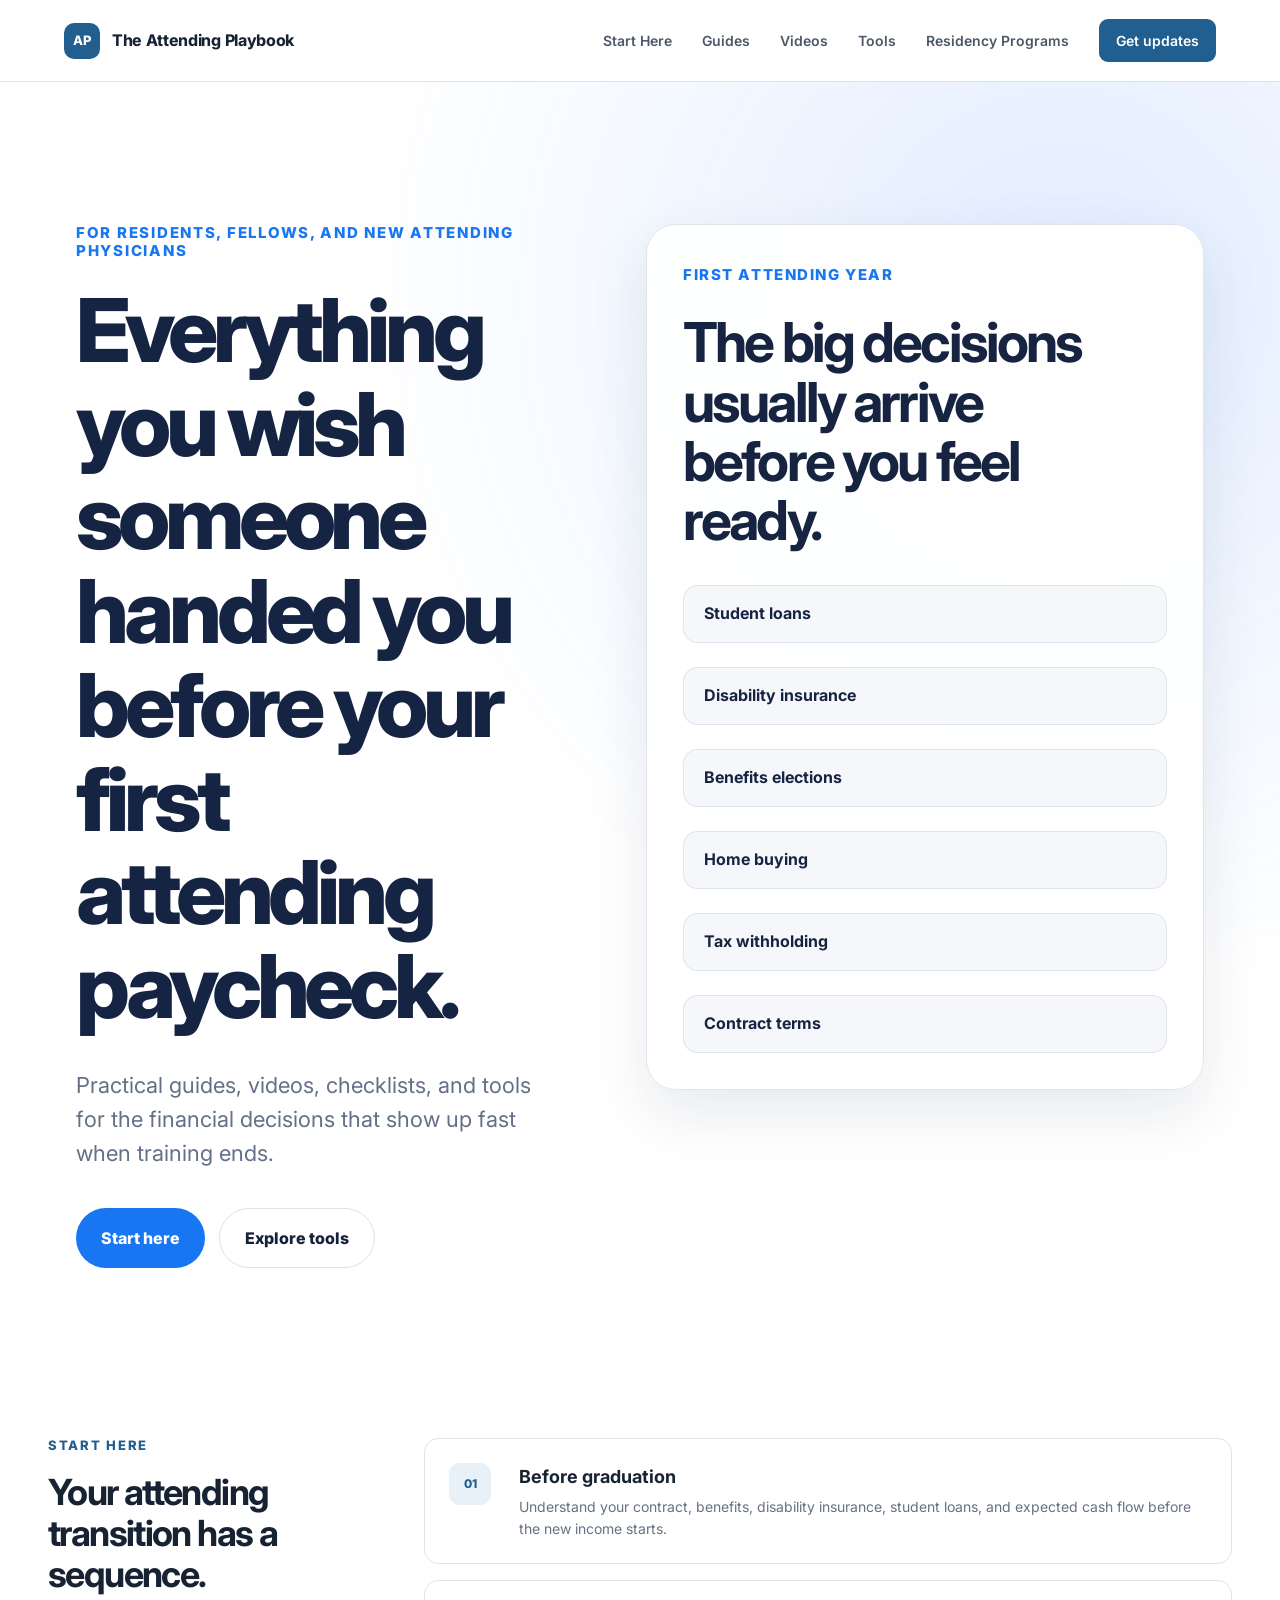
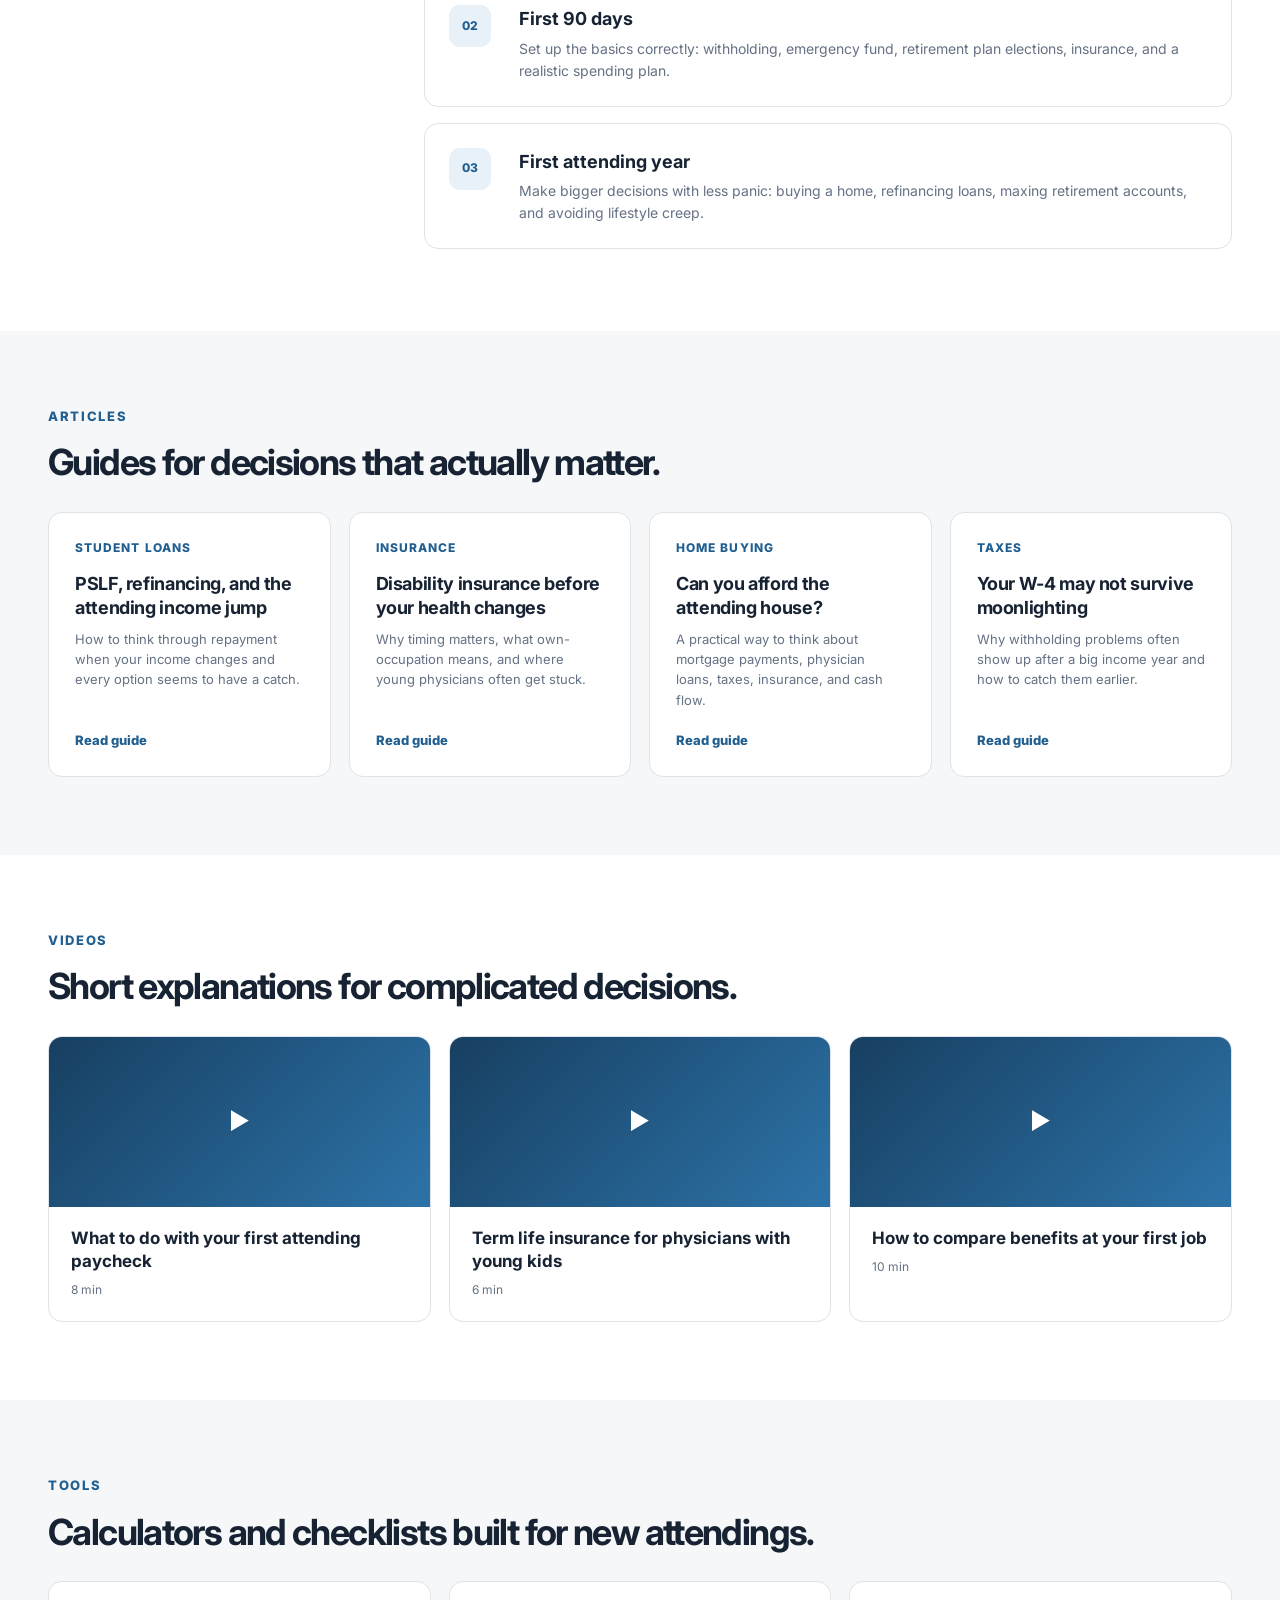
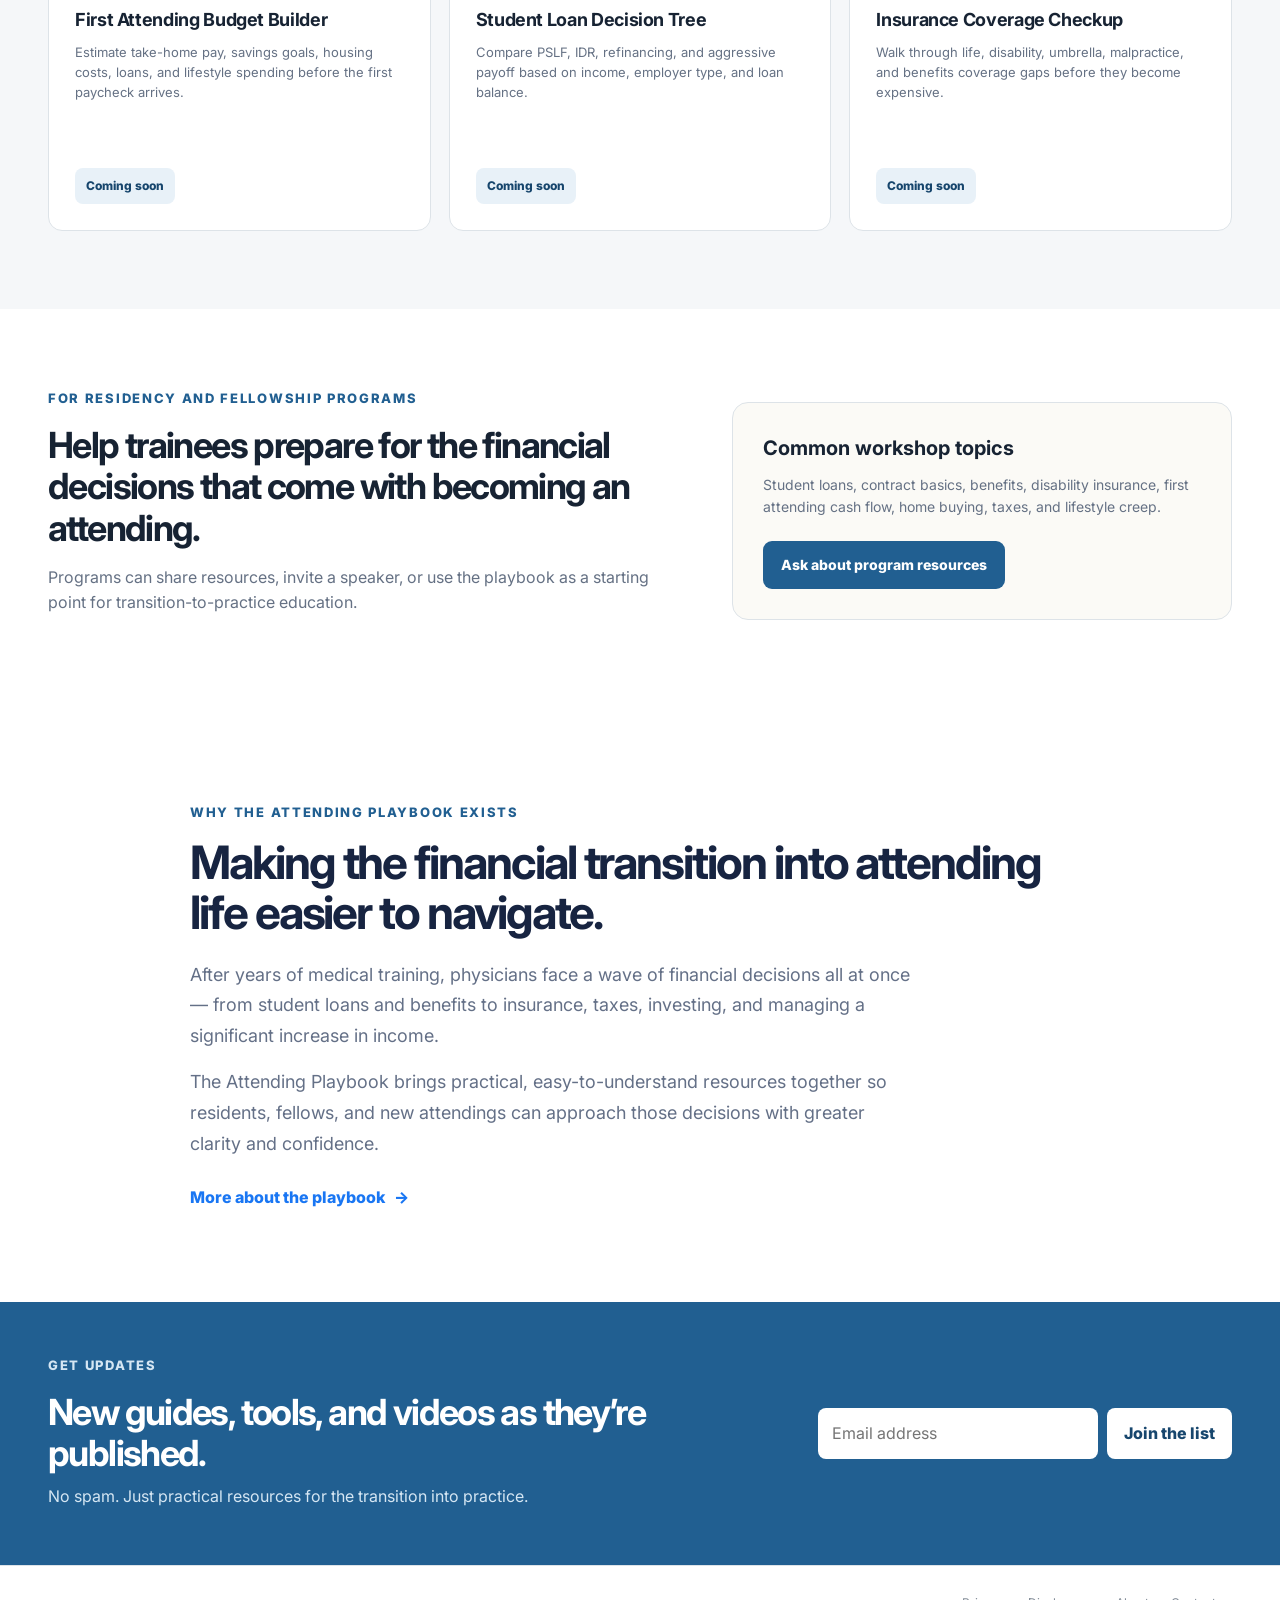
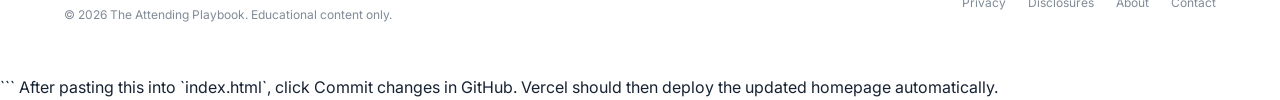
<file: index.html>
<!DOCTYPE html>
<html lang="en">
<head>
  <meta charset="UTF-8" />
  <meta name="viewport" content="width=device-width, initial-scale=1.0" />
  <title>The Attending Playbook</title>
  <meta name="description" content="Practical financial guides, tools, and resources for residents, fellows, and new attending physicians." />
  <meta name="google-site-verification" content="WhxQvGB2Dk8v_EHJMNNX1pT_kYa53gGMQ-H-f3P1JYM" />
  <link rel="preconnect" href="https://fonts.googleapis.com">
  <link rel="preconnect" href="https://fonts.gstatic.com" crossorigin>
  <link href="https://fonts.googleapis.com/css2?family=Inter:wght@400;500;600;700;800&display=swap" rel="stylesheet">
  <link rel="stylesheet" href="styles.css" />
  <style>
    .creator-section{display:block}
    .creator-section .creator-copy{max-width:900px;margin:0 auto}
  </style>
  <script type="application/ld+json">
  {
    "@context": "https://schema.org",
    "@type": "WebSite",
    "name": "The Attending Playbook",
    "url": "https://attendingplaybook.com",
    "description": "Practical financial education for residents, fellows, and new attending physicians."
  }
  </script>
</head>
<body class="home-page">
  <header class="site-header">
    <a class="brand" href="index.html">
      <span class="brand-mark">AP</span>
      <span>The Attending Playbook</span>
    </a>
    <button class="menu-button" aria-label="Open menu">Menu</button>
    <nav class="site-nav">
      <a href="index.html#start">Start Here</a>
      <a href="guides.html">Guides</a>
      <a href="videos.html">Videos</a>
      <a href="tools.html">Tools</a>
      <a href="residency-programs.html">Residency Programs</a>
      <a class="nav-cta" href="#contact">Get updates</a>
    </nav>
  </header>

  <main id="top">
    <section class="hero section-pad">
      <div class="hero-copy">
        <p class="eyebrow">For residents, fellows, and new attending physicians</p>
        <h1>Everything you wish someone handed you before your first attending paycheck.</h1>
        <p class="hero-subtitle">Practical guides, videos, checklists, and tools for the financial decisions that show up fast when training ends.</p>
        <div class="hero-actions">
          <a class="button primary" href="#start">Start here</a>
          <a class="button secondary" href="tools.html">Explore tools</a>
        </div>
      </div>
      <aside class="hero-card">
        <p class="card-label">First attending year</p>
        <h2>The big decisions usually arrive before you feel ready.</h2>
        <div class="checklist">
          <a href="guides.html#student-loans">Student loans</a>
          <a href="guides.html#insurance">Disability insurance</a>
          <a href="guides.html#benefits">Benefits elections</a>
          <a href="tools.html#home-buying">Home buying</a>
          <a href="guides.html#taxes">Tax withholding</a>
          <a href="guides.html#contracts">Contract terms</a>
        </div>
      </aside>
    </section>

    <section id="start" class="section-pad split-section">
      <div>
        <p class="eyebrow">Start here</p>
        <h2>Your attending transition has a sequence.</h2>
      </div>
      <div class="timeline">
        <article>
          <span>01</span>
          <h3>Before graduation</h3>
          <p>Understand your contract, benefits, disability insurance, student loans, and expected cash flow before the new income starts.</p>
        </article>
        <article>
          <span>02</span>
          <h3>First 90 days</h3>
          <p>Set up the basics correctly: withholding, emergency fund, retirement plan elections, insurance, and a realistic spending plan.</p>
        </article>
        <article>
          <span>03</span>
          <h3>First attending year</h3>
          <p>Make bigger decisions with less panic: buying a home, refinancing loans, maxing retirement accounts, and avoiding lifestyle creep.</p>
        </article>
      </div>
    </section>

    <section id="articles" class="section-pad muted-section">
      <div class="section-heading">
        <p class="eyebrow">Articles</p>
        <h2>Guides for decisions that actually matter.</h2>
      </div>
      <div class="card-grid">
        <article class="resource-card">
          <p class="topic">Student Loans</p>
          <h3>PSLF, refinancing, and the attending income jump</h3>
          <p>How to think through repayment when your income changes and every option seems to have a catch.</p>
          <a href="guides.html">Read guide</a>
        </article>
        <article class="resource-card">
          <p class="topic">Insurance</p>
          <h3>Disability insurance before your health changes</h3>
          <p>Why timing matters, what own-occupation means, and where young physicians often get stuck.</p>
          <a href="guides.html">Read guide</a>
        </article>
        <article class="resource-card">
          <p class="topic">Home Buying</p>
          <h3>Can you afford the attending house?</h3>
          <p>A practical way to think about mortgage payments, physician loans, taxes, insurance, and cash flow.</p>
          <a href="guides.html">Read guide</a>
        </article>
        <article class="resource-card">
          <p class="topic">Taxes</p>
          <h3>Your W-4 may not survive moonlighting</h3>
          <p>Why withholding problems often show up after a big income year and how to catch them earlier.</p>
          <a href="guides.html">Read guide</a>
        </article>
      </div>
    </section>

    <section id="videos" class="section-pad">
      <div class="section-heading">
        <p class="eyebrow">Videos</p>
        <h2>Short explanations for complicated decisions.</h2>
      </div>
      <div class="video-grid">
        <article class="video-card"><div class="play">▶</div><h3>What to do with your first attending paycheck</h3><p>8 min</p></article>
        <article class="video-card"><div class="play">▶</div><h3>Term life insurance for physicians with young kids</h3><p>6 min</p></article>
        <article class="video-card"><div class="play">▶</div><h3>How to compare benefits at your first job</h3><p>10 min</p></article>
      </div>
    </section>

    <section id="tools" class="section-pad muted-section">
      <div class="section-heading">
        <p class="eyebrow">Tools</p>
        <h2>Calculators and checklists built for new attendings.</h2>
      </div>
      <div class="tool-grid">
        <article class="tool-card">
          <h3>First Attending Budget Builder</h3>
          <p>Estimate take-home pay, savings goals, housing costs, loans, and lifestyle spending before the first paycheck arrives.</p>
          <button>Coming soon</button>
        </article>
        <article class="tool-card">
          <h3>Student Loan Decision Tree</h3>
          <p>Compare PSLF, IDR, refinancing, and aggressive payoff based on income, employer type, and loan balance.</p>
          <button>Coming soon</button>
        </article>
        <article class="tool-card">
          <h3>Insurance Coverage Checkup</h3>
          <p>Walk through life, disability, umbrella, malpractice, and benefits coverage gaps before they become expensive.</p>
          <button>Coming soon</button>
        </article>
      </div>
    </section>

    <section id="programs" class="section-pad program-section">
      <div class="program-copy">
        <p class="eyebrow">For residency and fellowship programs</p>
        <h2>Help trainees prepare for the financial decisions that come with becoming an attending.</h2>
        <p>Programs can share resources, invite a speaker, or use the playbook as a starting point for transition-to-practice education.</p>
      </div>
      <div class="program-box">
        <h3>Common workshop topics</h3>
        <p>Student loans, contract basics, benefits, disability insurance, first attending cash flow, home buying, taxes, and lifestyle creep.</p>
        <a class="button primary" href="residency-programs.html">Ask about program resources</a>
      </div>
    </section>

    <section class="section-pad creator-section" id="about-playbook">
      <div class="creator-copy">
        <p class="eyebrow">Why The Attending Playbook exists</p>
        <h2>Making the financial transition into attending life easier to navigate.</h2>
        <p>After years of medical training, physicians face a wave of financial decisions all at once — from student loans and benefits to insurance, taxes, investing, and managing a significant increase in income.</p>
        <p>The Attending Playbook brings practical, easy-to-understand resources together so residents, fellows, and new attendings can approach those decisions with greater clarity and confidence.</p>
        <a class="creator-link" href="about.html">More about the playbook <span aria-hidden="true">→</span></a>
      </div>
    </section>

    <section id="contact" class="section-pad signup-section">
      <div>
        <p class="eyebrow">Get updates</p>
        <h2>New guides, tools, and videos as they’re published.</h2>
        <p>No spam. Just practical resources for the transition into practice.</p>
      </div>
      <form class="signup-form">
        <input type="email" placeholder="Email address" aria-label="Email address" />
        <button type="submit">Join the list</button>
      </form>
    </section>
  </main>

  <footer class="site-footer">
    <p>© 2026 The Attending Playbook. Educational content only.</p>
    <div>
      <a href="#">Privacy</a>
      <a href="#">Disclosures</a>
      <a href="about.html">About</a>
      <a href="#contact">Contact</a>
    </div>
  </footer>
  <script src="script.js"></script>
</body>
</html>

```

After pasting this into `index.html`, click Commit changes in GitHub. Vercel should then deploy the updated homepage automatically.
</file>
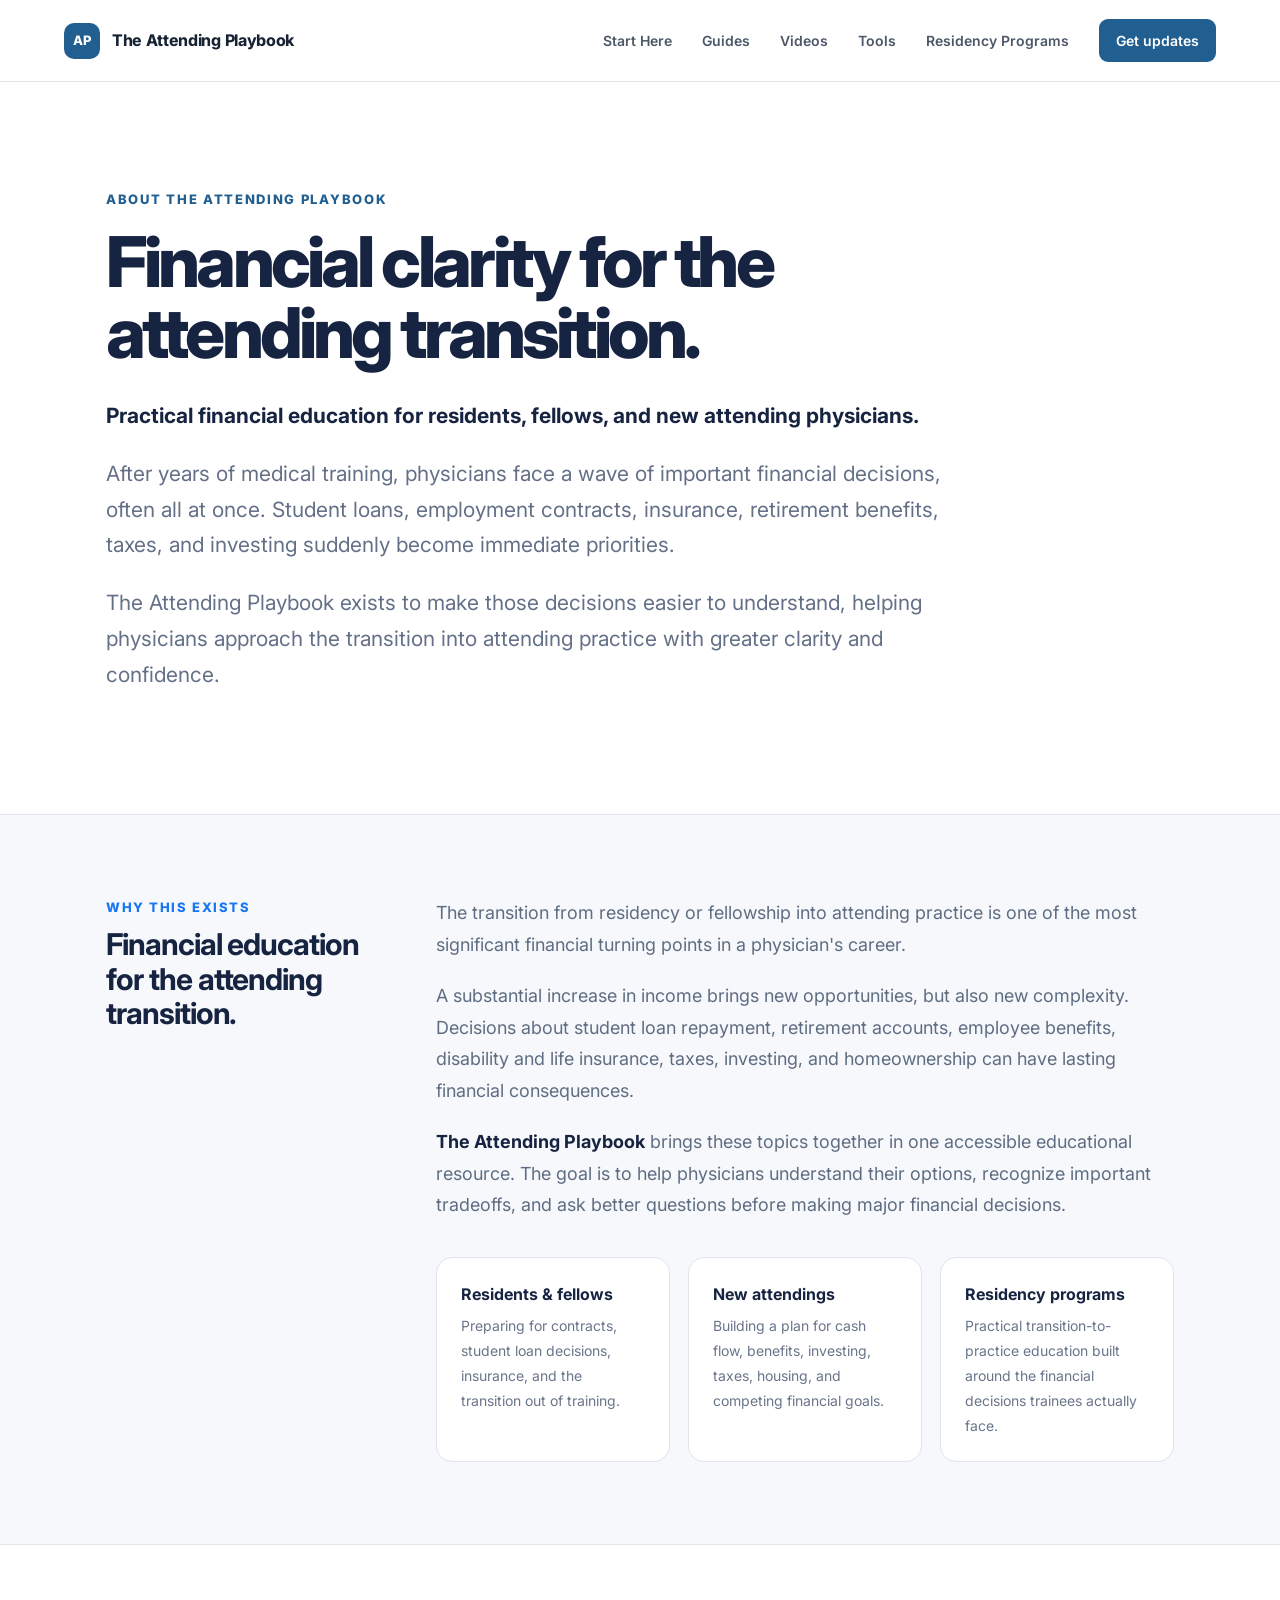
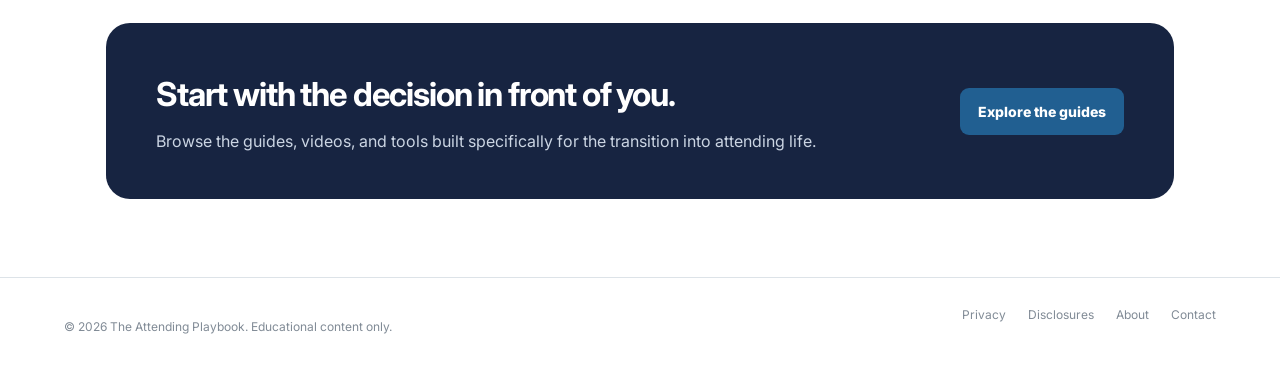
<file: about.html>
<!DOCTYPE html>
<html lang="en">
<head>
  <meta charset="UTF-8" />
  <meta name="viewport" content="width=device-width, initial-scale=1.0" />

  <title>About | The Attending Playbook</title>
  <meta name="description" content="Learn about The Attending Playbook, a financial education resource helping residents, fellows, and new attending physicians navigate important financial decisions." />

  <link rel="preconnect" href="https://fonts.googleapis.com">
  <link rel="preconnect" href="https://fonts.gstatic.com" crossorigin>
  <link href="https://fonts.googleapis.com/css2?family=Inter:wght@400;500;600;700;800&display=swap" rel="stylesheet">
  <link rel="stylesheet" href="styles.css" />

  <script type="application/ld+json">
  {
    "@context": "https://schema.org",
    "@type": "AboutPage",
    "name": "About The Attending Playbook",
    "description": "A financial education resource for residents, fellows, and new attending physicians.",
    "url": "https://attendingplaybook.com/about.html",
    "isPartOf": {
      "@type": "WebSite",
      "name": "The Attending Playbook",
      "url": "https://attendingplaybook.com"
    }
  }
  </script>

  <style>
    .about-hero{
      max-width:1180px;
      margin:0 auto;
      padding:110px 56px 100px;
    }
    .about-hero h1{
      font-size:70px;
      line-height:1.02;
      letter-spacing:-.055em;
      margin:0 0 30px;
      color:#172441;
      max-width:950px;
    }
    .about-lede{
      font-size:21px;
      line-height:1.7;
      color:#647087;
      max-width:850px;
      margin:0 0 22px;
    }
    .about-lede strong{
      color:#172441;
    }
    .about-body{
      background:#f6f8fb;
      border-top:1px solid #e0e6ec;
      border-bottom:1px solid #e0e6ec;
    }
    .about-body-inner{
      max-width:1180px;
      margin:0 auto;
      padding:82px 56px;
      display:grid;
      grid-template-columns:260px minmax(0,1fr);
      gap:70px;
    }
    .about-side p{
      margin:0 0 10px;
      color:#1976f3;
      font-size:13px;
      text-transform:uppercase;
      letter-spacing:.12em;
      font-weight:800;
    }
    .about-side h2{
      margin:0;
      font-size:30px;
      line-height:1.15;
      letter-spacing:-.035em;
      color:#172441;
    }
    .about-text p{
      font-size:18px;
      line-height:1.75;
      color:#5f6d82;
      margin:0 0 20px;
    }
    .about-text strong{
      color:#172441;
    }
    .focus-grid{
      display:grid;
      grid-template-columns:repeat(3,1fr);
      gap:18px;
      margin-top:36px;
    }
    .focus-card{
      padding:24px;
      border:1px solid #dfe5eb;
      border-radius:16px;
      background:#fff;
    }
    .focus-card strong{
      display:block;
      margin-bottom:7px;
      color:#172441;
      font-size:16px;
    }
    .focus-card span{
      color:#69758a;
      font-size:14px;
      line-height:1.55;
    }
    .about-cta{
      max-width:1180px;
      margin:0 auto;
      padding:78px 56px;
    }
    .about-cta-box{
      padding:46px 50px;
      border-radius:24px;
      background:#172441;
      color:#fff;
      display:flex;
      align-items:center;
      justify-content:space-between;
      gap:36px;
    }
    .about-cta h2{
      margin:0 0 8px;
      font-size:33px;
      letter-spacing:-.035em;
    }
    .about-cta p{
      margin:0;
      color:#cbd5e3;
    }
    .about-cta .button{
      white-space:nowrap;
    }
    @media(max-width:900px){
      .about-hero{
        padding:64px 32px;
      }
      .about-hero h1{
        font-size:52px;
      }
      .about-body-inner{
        grid-template-columns:1fr;
        padding:64px 32px;
      }
      .focus-grid{
        grid-template-columns:1fr;
      }
      .about-cta{
        padding:56px 32px;
      }
      .about-cta-box{
        align-items:flex-start;
        flex-direction:column;
      }
    }
    @media(max-width:600px){
      .about-hero,
      .about-body-inner,
      .about-cta{
        padding-left:20px;
        padding-right:20px;
      }
      .about-hero h1{
        font-size:43px;
      }
    }
  </style>
</head>

<body>
  <header class="site-header">
    <a class="brand" href="index.html">
      <span class="brand-mark">AP</span>
      <span>The Attending Playbook</span>
    </a>

    <button class="menu-button" aria-label="Open menu">Menu</button>

    <nav class="site-nav">
      <a href="index.html#start">Start Here</a>
      <a href="guides.html">Guides</a>
      <a href="videos.html">Videos</a>
      <a href="tools.html">Tools</a>
      <a href="residency-programs.html">Residency Programs</a>
      <a class="nav-cta" href="index.html#contact">Get updates</a>
    </nav>
  </header>

  <main>
    <section class="about-hero">
      <div>
        <p class="eyebrow">About The Attending Playbook</p>

        <h1>Financial clarity for the attending transition.</h1>

        <p class="about-lede">
          <strong>
            Practical financial education for residents,
            fellows, and new attending physicians.
          </strong>
        </p>

        <p class="about-lede">
          After years of medical training, physicians face
          a wave of important financial decisions, often
          all at once. Student loans, employment contracts,
          insurance, retirement benefits, taxes, and
          investing suddenly become immediate priorities.
        </p>

        <p class="about-lede">
          The Attending Playbook exists to make those
          decisions easier to understand, helping
          physicians approach the transition into
          attending practice with greater clarity
          and confidence.
        </p>
      </div>
    </section>

    <section class="about-body">
      <div class="about-body-inner">

        <div class="about-side">
          <p>Why this exists</p>
          <h2>
            Financial education for the attending transition.
          </h2>
        </div>

        <div class="about-text">

          <p>
            The transition from residency or fellowship
            into attending practice is one of the most
            significant financial turning points in a
            physician's career.
          </p>

          <p>
            A substantial increase in income brings new
            opportunities, but also new complexity.
            Decisions about student loan repayment,
            retirement accounts, employee benefits,
            disability and life insurance, taxes,
            investing, and homeownership can have
            lasting financial consequences.
          </p>

          <p>
            <strong>The Attending Playbook</strong> brings
            these topics together in one accessible
            educational resource. The goal is to help
            physicians understand their options, recognize
            important tradeoffs, and ask better questions
            before making major financial decisions.
          </p>

          <div class="focus-grid">

            <div class="focus-card">
              <strong>Residents &amp; fellows</strong>
              <span>
                Preparing for contracts, student loan
                decisions, insurance, and the transition
                out of training.
              </span>
            </div>

            <div class="focus-card">
              <strong>New attendings</strong>
              <span>
                Building a plan for cash flow, benefits,
                investing, taxes, housing, and competing
                financial goals.
              </span>
            </div>

            <div class="focus-card">
              <strong>Residency programs</strong>
              <span>
                Practical transition-to-practice education
                built around the financial decisions
                trainees actually face.
              </span>
            </div>

          </div>
        </div>
      </div>
    </section>

    <section class="about-cta">
      <div class="about-cta-box">
        <div>
          <h2>Start with the decision in front of you.</h2>
          <p>
            Browse the guides, videos, and tools built
            specifically for the transition into
            attending life.
          </p>
        </div>

        <a class="button primary" href="guides.html">
          Explore the guides
        </a>
      </div>
    </section>
  </main>

  <footer class="site-footer">
    <p>
      © 2026 The Attending Playbook.
      Educational content only.
    </p>

    <div>
      <a href="#">Privacy</a>
      <a href="#">Disclosures</a>
      <a href="about.html">About</a>
      <a href="index.html#contact">Contact</a>
    </div>
  </footer>

  <script src="script.js"></script>
</body>
</html>
</file>
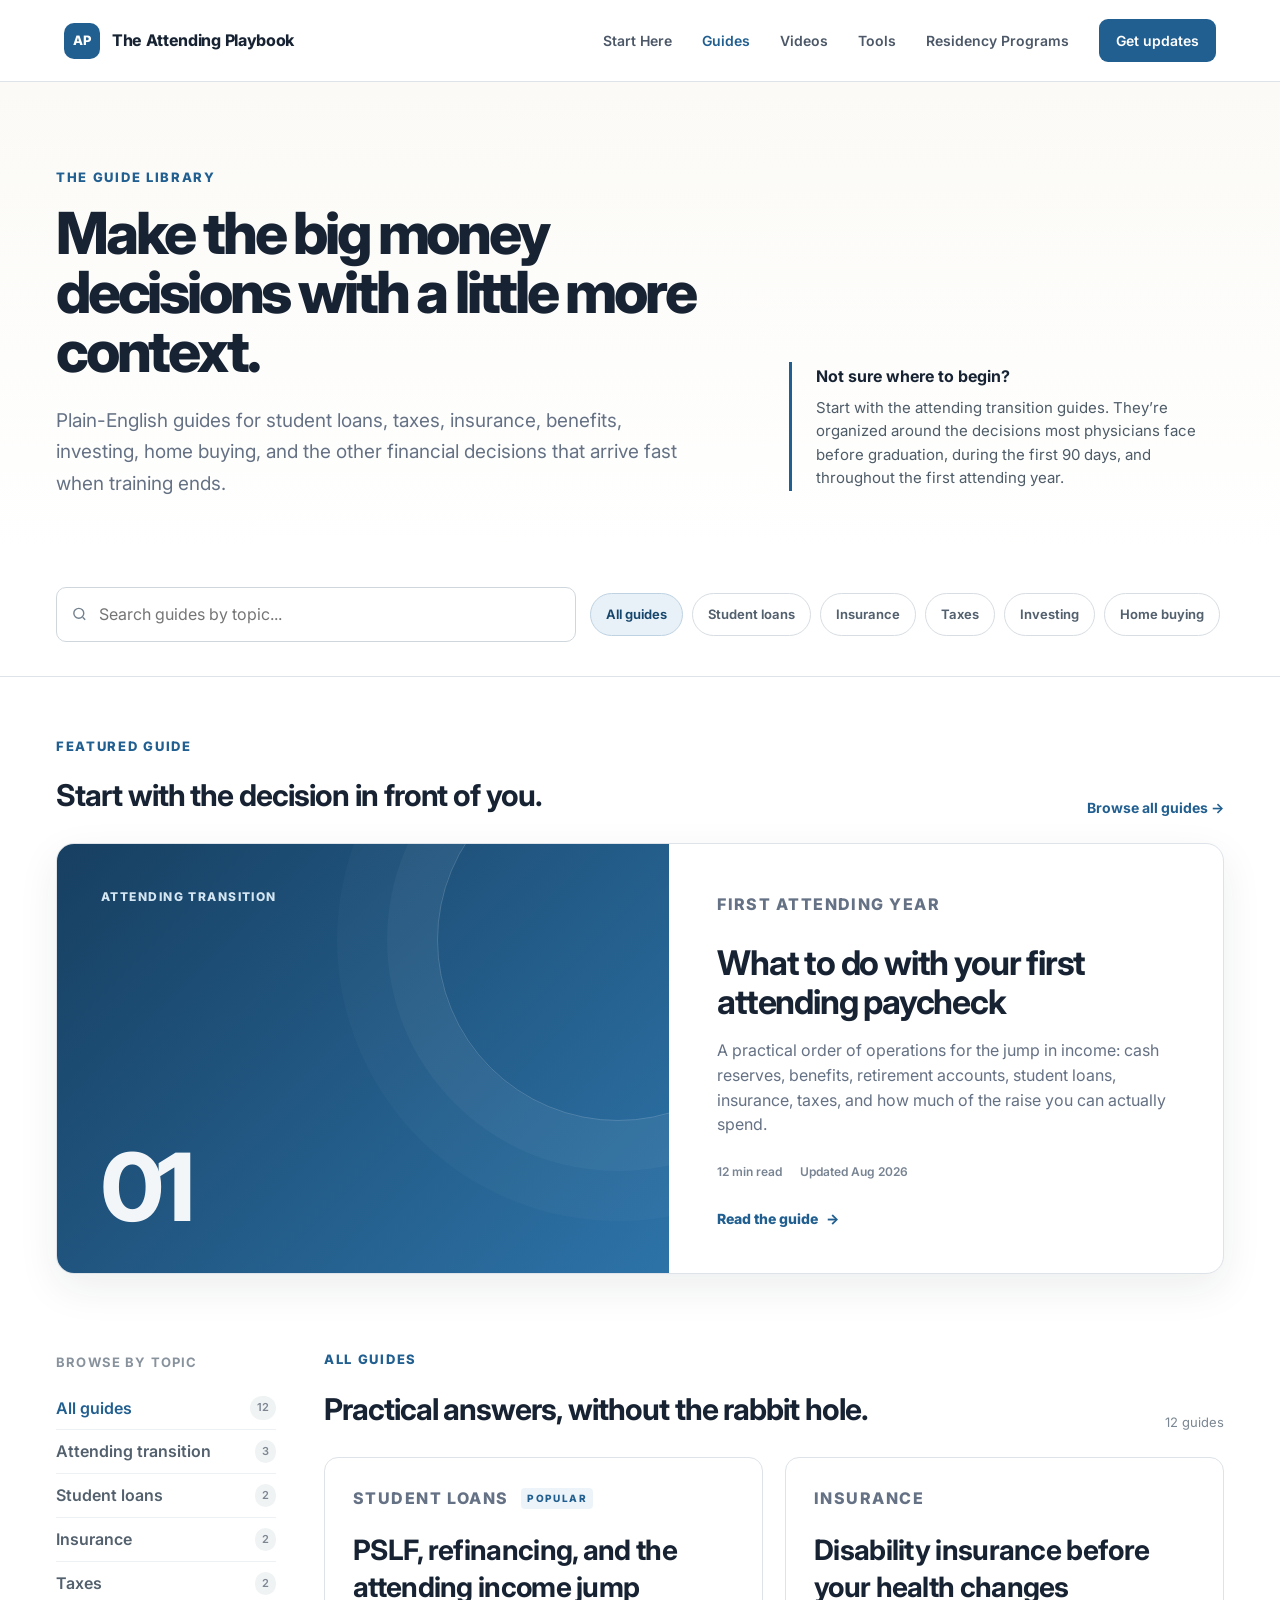
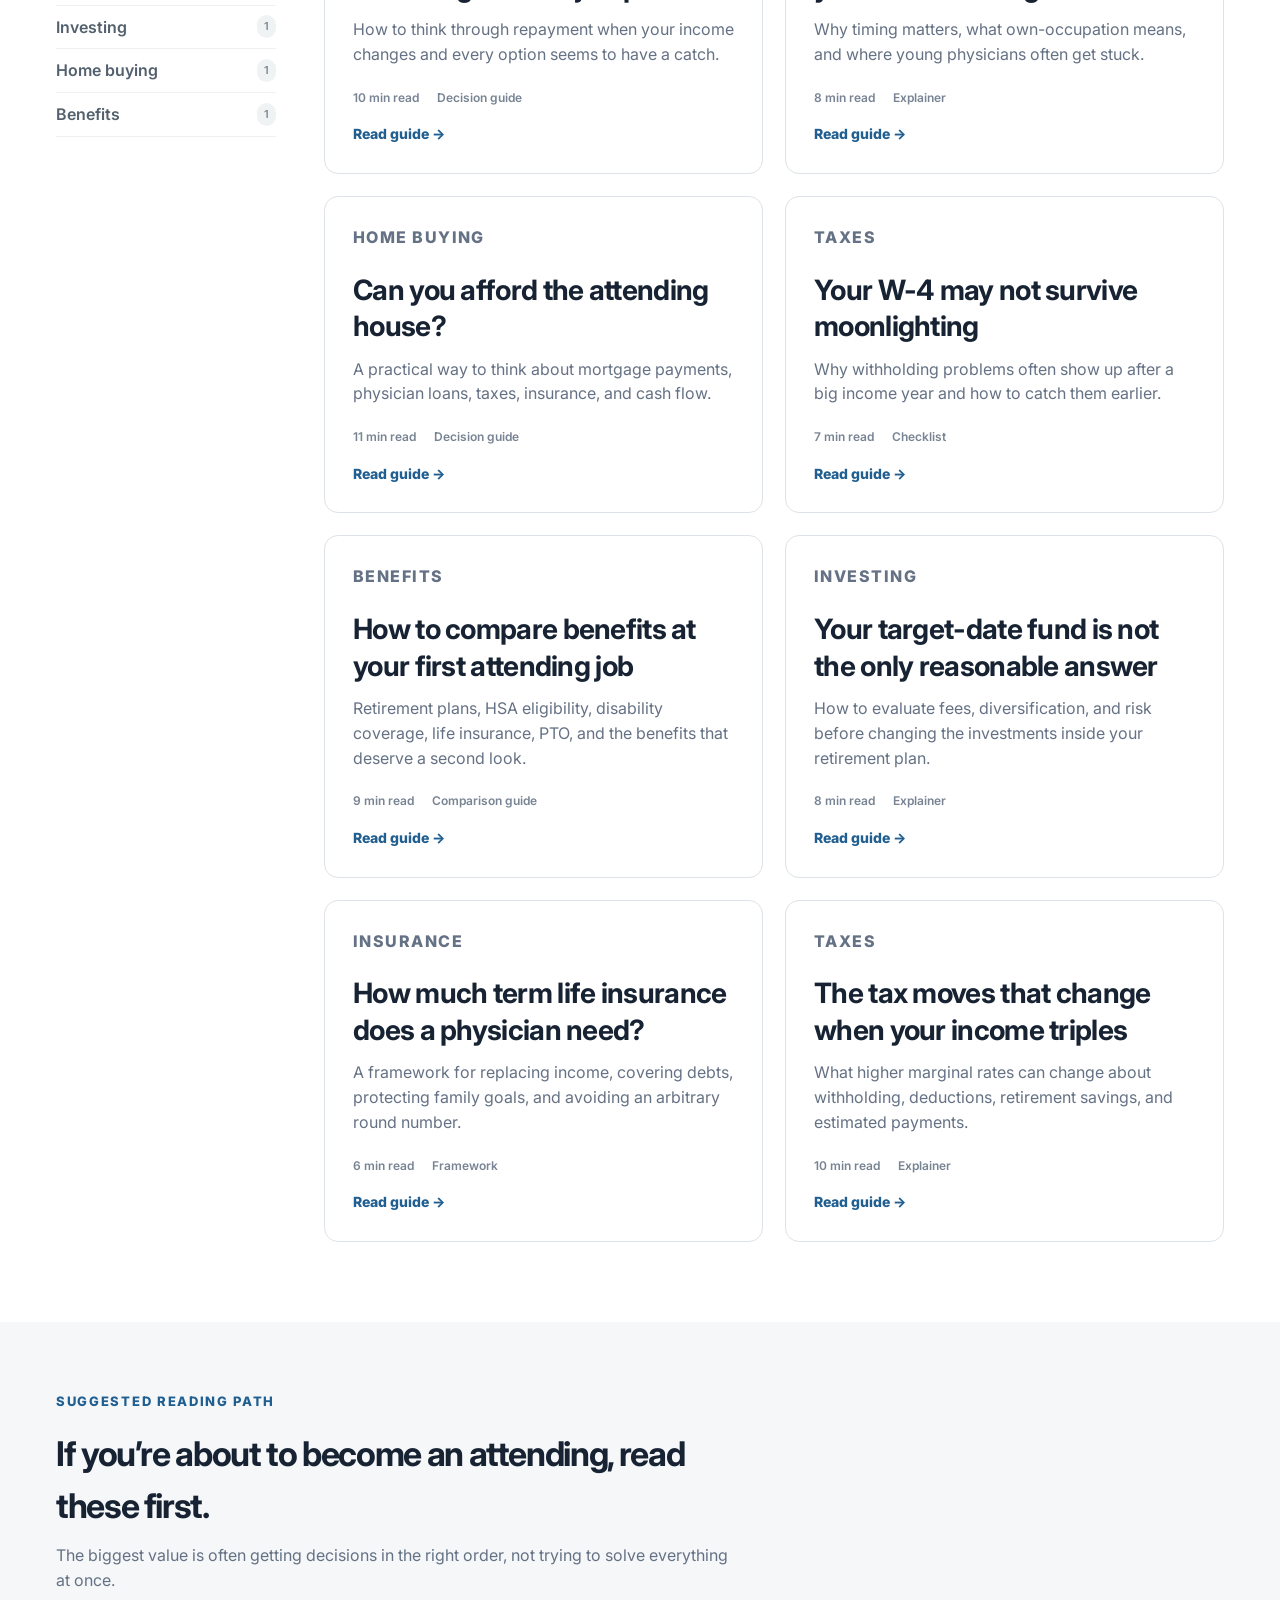
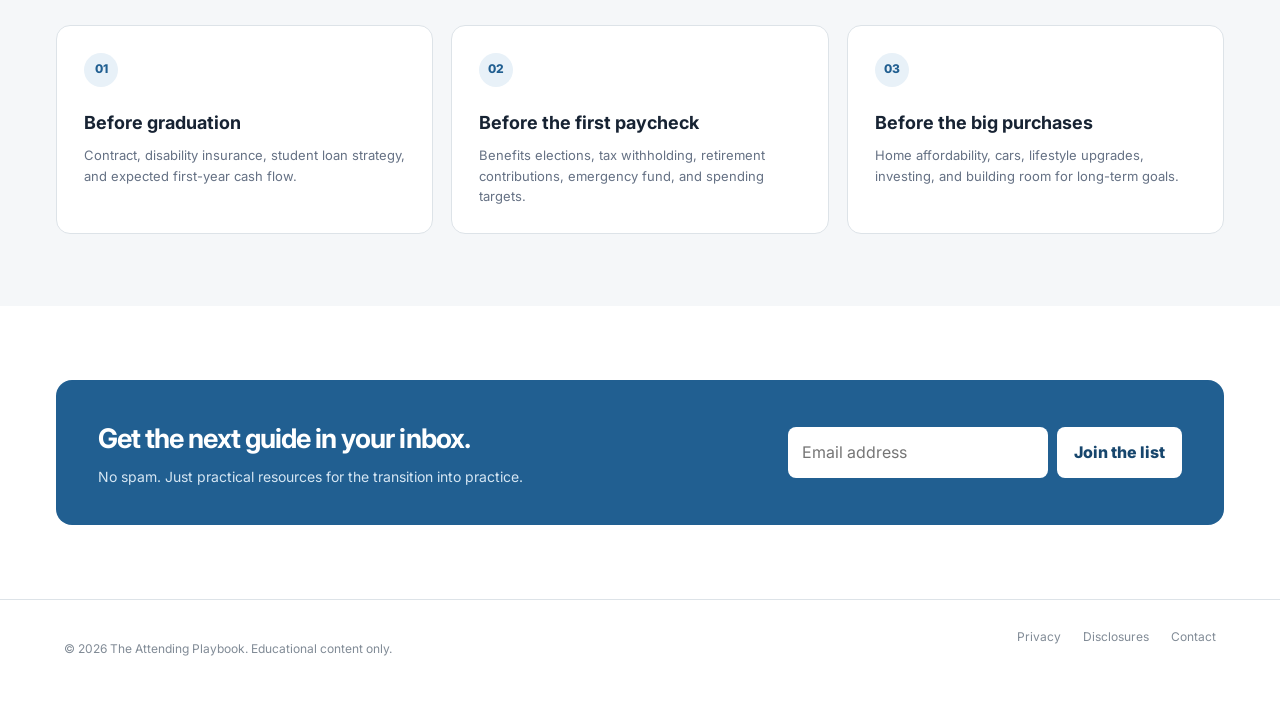
<file: guides.html>
<!DOCTYPE html>
<html lang="en">
<head>
  <meta charset="UTF-8" />
  <meta name="viewport" content="width=device-width, initial-scale=1.0" />
  <title>Guides | The Attending Playbook</title>
<meta name="description" content="Practical financial guides for residents, fellows, and new attending physicians covering student loans, taxes, insurance, investing, and more." />
  <link rel="preconnect" href="https://fonts.googleapis.com">
  <link rel="preconnect" href="https://fonts.gstatic.com" crossorigin>
  <link href="https://fonts.googleapis.com/css2?family=Inter:wght@400;500;600;700;800&display=swap" rel="stylesheet">
  <style>
    :root{
      --ink:#172333;
      --muted:#657184;
      --soft:#f5f7f9;
      --line:#dde3e8;
      --green:#215f91;
      --green-dark:#17466d;
      --green-soft:#e8f1f8;
      --cream:#fbfaf6;
      --white:#ffffff;
      --shadow:0 14px 40px rgba(21,37,52,.08);
    }
    *{box-sizing:border-box}
    html{scroll-behavior:smooth}
    body{margin:0;font-family:Inter,system-ui,-apple-system,BlinkMacSystemFont,"Segoe UI",sans-serif;color:var(--ink);background:var(--white);line-height:1.55}
    a{color:inherit;text-decoration:none}
    button,input{font:inherit}
    .site-header{height:82px;display:flex;align-items:center;justify-content:space-between;padding:0 5vw;border-bottom:1px solid var(--line);background:rgba(255,255,255,.96);position:sticky;top:0;z-index:20}
    .brand{display:flex;align-items:center;gap:12px;font-weight:750;letter-spacing:-.02em}
    .brand-mark{width:36px;height:36px;border-radius:10px;display:grid;place-items:center;background:var(--green);color:white;font-size:13px;font-weight:800;letter-spacing:.03em}
    .site-nav{display:flex;align-items:center;gap:30px;font-size:14px;font-weight:600;color:#4c5868}
    .site-nav a.active{color:var(--green)}
    .nav-cta{background:var(--green);color:white!important;padding:11px 17px;border-radius:9px}
    .page-shell{max-width:1680px;margin:0 auto;padding:0 56px}

    .hero{padding:88px 0 54px;background:linear-gradient(180deg,var(--cream) 0%,#fff 100%)}
    .hero-grid{display:grid;grid-template-columns:minmax(0,1.2fr) minmax(330px,.8fr);gap:80px;align-items:end}
    .eyebrow{margin:0 0 18px;color:var(--green);font-size:13px;line-height:1.2;text-transform:uppercase;letter-spacing:.13em;font-weight:800}
    h1{font-size:58px;line-height:1.02;letter-spacing:-.055em;margin:0;max-width:790px;font-weight:800}
    .hero-copy>p:last-of-type{max-width:700px;margin:24px 0 0;font-size:19px;color:var(--muted);line-height:1.65}
    .hero-note{border-left:3px solid var(--green);padding:2px 0 2px 24px;margin-bottom:8px;color:#4e5c68;font-size:15px}
    .hero-note strong{display:block;color:var(--ink);margin-bottom:7px;font-size:16px}

    .guide-tools{padding:34px 0;border-bottom:1px solid var(--line)}
    .tool-row{display:flex;align-items:center;gap:14px}
    .search{position:relative;flex:1;max-width:520px}
    .search input{width:100%;border:1px solid #cfd7dd;border-radius:10px;padding:14px 16px 14px 42px;background:#fff;color:var(--ink);outline:none}
    .search svg{position:absolute;left:15px;top:50%;transform:translateY(-50%);width:17px;color:#73808e}
    .filters{display:flex;gap:9px;flex-wrap:wrap}
    .filter{border:1px solid #d7dde2;background:#fff;color:#53606e;border-radius:999px;padding:10px 15px;font-size:13px;font-weight:650;cursor:pointer}
    .filter.active{background:var(--green-soft);border-color:#bfd2e2;color:var(--green-dark)}

    .featured{padding:62px 0}
    .section-top{display:flex;justify-content:space-between;align-items:end;margin-bottom:24px}
    .section-top h2{margin:5px 0 0;font-size:30px;letter-spacing:-.035em}
    .section-top a{font-size:14px;font-weight:700;color:var(--green)}
    .featured-card{display:grid;grid-template-columns:1.05fr .95fr;min-height:400px;border:1px solid var(--line);border-radius:18px;overflow:hidden;background:#fff;box-shadow:var(--shadow)}
    .feature-visual{background:linear-gradient(135deg,#173f61,#2d73a8);padding:44px;display:flex;flex-direction:column;justify-content:space-between;color:white;position:relative;overflow:hidden}
    .feature-visual:after{content:"";position:absolute;width:360px;height:360px;border-radius:50%;border:1px solid rgba(255,255,255,.18);right:-130px;top:-85px;box-shadow:0 0 0 50px rgba(255,255,255,.035),0 0 0 100px rgba(255,255,255,.025)}
    .feature-kicker{font-size:12px;text-transform:uppercase;letter-spacing:.12em;font-weight:800;color:#d5e6f3}
    .feature-number{font-size:94px;line-height:.9;font-weight:800;letter-spacing:-.07em;opacity:.95}
    .feature-content{padding:48px 48px 44px;display:flex;flex-direction:column;justify-content:center}
    .topic{font-size:12px;letter-spacing:.09em;text-transform:uppercase;color:var(--green);font-weight:800;margin:0 0 15px}
    .featured-card h3{font-size:34px;line-height:1.15;letter-spacing:-.035em;margin:0 0 17px}
    .featured-card p{color:var(--muted);margin:0 0 26px;font-size:16px;max-width:520px}
    .meta{display:flex;gap:18px;color:#788493;font-size:12px;font-weight:600;margin-bottom:26px}
    .read-link{display:inline-flex;align-items:center;gap:8px;font-size:14px;color:var(--green);font-weight:800}

    .library{padding:16px 0 80px}
    .library-layout{display:grid;grid-template-columns:220px 1fr;gap:48px;align-items:start}
    .sidebar{position:sticky;top:116px}
    .sidebar h3{font-size:13px;text-transform:uppercase;letter-spacing:.09em;margin:0 0 14px;color:#88929d}
    .sidebar a{display:flex;justify-content:space-between;align-items:center;padding:9px 0;font-size:16px;font-weight:600;color:#53606d;border-bottom:1px solid #eef1f3}
    .sidebar a:first-of-type{color:var(--green)}
    .count{font-size:11px;background:#f0f3f4;padding:3px 7px;border-radius:99px;color:#7d8792}
    .guide-grid{display:grid;grid-template-columns:repeat(2,minmax(0,1fr));gap:22px}
    .guide-card{border:1px solid var(--line);border-radius:14px;padding:28px;background:#fff;min-height:258px;display:flex;flex-direction:column;transition:.2s ease}
    .guide-card:hover{transform:translateY(-3px);box-shadow:0 12px 28px rgba(24,39,54,.08);border-color:#cdd6dc}
    .guide-card h3{font-size:28px;line-height:1.3;letter-spacing:-.025em;margin:0 0 12px}
    .guide-card p{font-size:16px;color:var(--muted);margin:0 0 22px}
    .guide-card .meta{margin-top:auto;margin-bottom:16px}
    .guide-card .read-link{font-size:14px}
    .new{display:inline-flex;width:max-content;margin-left:8px;background:#edf4f9;color:var(--green);font-size:10px;padding:3px 6px;border-radius:4px;vertical-align:2px}

    .path-section{background:var(--soft);padding:72px 0}
    .path-header{max-width:680px;margin-bottom:32px}
    .path-header h2{font-size:34px;letter-spacing:-.04em;margin:7px 0 10px}
    .path-header p:last-child{color:var(--muted);margin:0}
    .path-grid{display:grid;grid-template-columns:repeat(3,1fr);gap:18px}
    .path-card{background:#fff;border:1px solid var(--line);border-radius:14px;padding:27px}
    .path-card span{width:34px;height:34px;border-radius:50%;display:grid;place-items:center;background:var(--green-soft);color:var(--green);font-size:12px;font-weight:800;margin-bottom:22px}
    .path-card h3{margin:0 0 9px;font-size:18px}
    .path-card p{margin:0;color:var(--muted);font-size:13px}

    .signup{margin:74px auto;display:grid;grid-template-columns:1fr auto;gap:40px;align-items:center;padding:38px 42px;background:var(--green);border-radius:16px;color:white}
    .signup h2{font-size:27px;letter-spacing:-.035em;margin:0 0 6px}
    .signup p{margin:0;color:#d5e6f3;font-size:14px}
    .signup form{display:flex;gap:9px}
    .signup input{width:260px;border:0;border-radius:8px;padding:13px 14px;outline:none}
    .signup button{border:0;border-radius:8px;padding:13px 17px;background:#fff;color:var(--green-dark);font-weight:800;cursor:pointer}

    footer{border-top:1px solid var(--line);padding:28px 5vw 38px;display:flex;justify-content:space-between;color:#818b96;font-size:12px}
    footer div{display:flex;gap:22px}

    @media(max-width:900px){
      .site-nav{display:none}.hero-grid,.featured-card,.library-layout,.signup{grid-template-columns:1fr}.hero{padding-top:54px}h1{font-size:44px}.guide-grid,.path-grid{grid-template-columns:1fr}.sidebar{position:static}.hero-note{display:none}.signup form{flex-wrap:wrap}.page-shell{padding:0 24px}
    }
  
    .menu-button{display:none;border:1px solid var(--line);background:#fff;color:var(--ink);border-radius:9px;padding:9px 12px;font-weight:700;cursor:pointer}
    @media(max-width:900px){.menu-button{display:block}.site-nav{display:none!important;position:absolute;left:20px;right:20px;top:72px;background:#fff;border:1px solid var(--line);box-shadow:0 14px 34px rgba(21,37,52,.12);border-radius:12px;padding:12px;flex-direction:column;align-items:stretch;gap:2px}.site-nav.open{display:flex!important}.site-nav a{padding:11px 12px;border-radius:8px}.site-nav .nav-cta{text-align:center;margin-top:4px}}
    @media(max-width:600px){.page-shell{padding-left:18px!important;padding-right:18px!important}}

    .creator-byline{margin:18px 0 0!important;font-size:13px!important;color:#7a8695!important;font-weight:600}
    .creator-byline a{color:var(--green);font-weight:800}
    .creator-byline a:hover{text-decoration:underline}
    
</style>
<script type="application/ld+json">{"@context": "https://schema.org", "@type": "Person", "name": "Zac Otwell", "honorificSuffix": "CFP\u00ae", "jobTitle": "Financial Planner", "description": "Financial planner focused on physicians and creator of The Attending Playbook", "image": "zac-otwell.png"}</script>
</head>
<body>
  <header class="site-header">
    <a class="brand" href="index.html"><span class="brand-mark">AP</span><span>The Attending Playbook</span></a>
    <button class="menu-button" aria-label="Open menu">Menu</button>
    <nav class="site-nav">
      <a href="index.html#start">Start Here</a>
      <a class="active" href="guides.html">Guides</a>
      <a href="videos.html">Videos</a>
      <a href="tools.html">Tools</a>
      <a href="residency-programs.html">Residency Programs</a>
      <a class="nav-cta" href="index.html#contact">Get updates</a>
    </nav>
  </header>

  <main>
    <section class="hero">
      <div class="page-shell hero-grid">
        <div class="hero-copy">
          <p class="eyebrow">The guide library</p>
          <h1>Make the big money decisions with a little more context.</h1>
          <p>Plain-English guides for student loans, taxes, insurance, benefits, investing, home buying, and the other financial decisions that arrive fast when training ends.</p>
        </div>
        <div class="hero-note">
          <strong>Not sure where to begin?</strong>
          Start with the attending transition guides. They’re organized around the decisions most physicians face before graduation, during the first 90 days, and throughout the first attending year.
        </div>
      </div>
    </section>

    <section class="guide-tools">
      <div class="page-shell tool-row">
        <label class="search">
          <svg viewBox="0 0 24 24" fill="none" stroke="currentColor" stroke-width="2"><circle cx="11" cy="11" r="7"></circle><path d="m20 20-3.5-3.5"></path></svg>
          <input type="search" placeholder="Search guides by topic..." />
        </label>
        <div class="filters">
          <button class="filter active">All guides</button>
          <button class="filter">Student loans</button>
          <button class="filter">Insurance</button>
          <button class="filter">Taxes</button>
          <button class="filter">Investing</button>
          <button class="filter">Home buying</button>
        </div>
      </div>
    </section>

    <section class="featured">
      <div class="page-shell">
        <div class="section-top">
          <div><p class="eyebrow">Featured guide</p><h2>Start with the decision in front of you.</h2></div>
          <a href="#library">Browse all guides →</a>
        </div>
        <article class="featured-card">
          <div class="feature-visual">
            <div class="feature-kicker">Attending transition</div>
            <div class="feature-number">01</div>
          </div>
          <div class="feature-content">
            <p class="topic">First Attending Year</p>
            <h3>What to do with your first attending paycheck</h3>
            <p>A practical order of operations for the jump in income: cash reserves, benefits, retirement accounts, student loans, insurance, taxes, and how much of the raise you can actually spend.</p>
            <div class="meta"><span>12 min read</span><span>Updated Aug 2026</span></div>
            <a class="read-link" href="#">Read the guide <span>→</span></a>
          </div>
        </article>
      </div>
    </section>

    <section class="library" id="library">
      <div class="page-shell library-layout">
        <aside class="sidebar">
          <h3>Browse by topic</h3>
          <a href="#">All guides <span class="count">12</span></a>
          <a href="#">Attending transition <span class="count">3</span></a>
          <a href="#">Student loans <span class="count">2</span></a>
          <a href="#">Insurance <span class="count">2</span></a>
          <a href="#">Taxes <span class="count">2</span></a>
          <a href="#">Investing <span class="count">1</span></a>
          <a href="#">Home buying <span class="count">1</span></a>
          <a href="#">Benefits <span class="count">1</span></a>
        </aside>

        <div>
          <div class="section-top">
            <div><p class="eyebrow">All guides</p><h2>Practical answers, without the rabbit hole.</h2></div>
            <span style="font-size:13px;color:#7b8792">12 guides</span>
          </div>
          <div class="guide-grid">
            <article class="guide-card"><p class="topic">Student Loans <span class="new">Popular</span></p><h3>PSLF, refinancing, and the attending income jump</h3><p>How to think through repayment when your income changes and every option seems to have a catch.</p><div class="meta"><span>10 min read</span><span>Decision guide</span></div><a class="read-link" href="#">Read guide →</a></article>
            <article class="guide-card"><p class="topic">Insurance</p><h3>Disability insurance before your health changes</h3><p>Why timing matters, what own-occupation means, and where young physicians often get stuck.</p><div class="meta"><span>8 min read</span><span>Explainer</span></div><a class="read-link" href="#">Read guide →</a></article>
            <article class="guide-card"><p class="topic">Home Buying</p><h3>Can you afford the attending house?</h3><p>A practical way to think about mortgage payments, physician loans, taxes, insurance, and cash flow.</p><div class="meta"><span>11 min read</span><span>Decision guide</span></div><a class="read-link" href="#">Read guide →</a></article>
            <article class="guide-card"><p class="topic">Taxes</p><h3>Your W-4 may not survive moonlighting</h3><p>Why withholding problems often show up after a big income year and how to catch them earlier.</p><div class="meta"><span>7 min read</span><span>Checklist</span></div><a class="read-link" href="#">Read guide →</a></article>
            <article class="guide-card"><p class="topic">Benefits</p><h3>How to compare benefits at your first attending job</h3><p>Retirement plans, HSA eligibility, disability coverage, life insurance, PTO, and the benefits that deserve a second look.</p><div class="meta"><span>9 min read</span><span>Comparison guide</span></div><a class="read-link" href="#">Read guide →</a></article>
            <article class="guide-card"><p class="topic">Investing</p><h3>Your target-date fund is not the only reasonable answer</h3><p>How to evaluate fees, diversification, and risk before changing the investments inside your retirement plan.</p><div class="meta"><span>8 min read</span><span>Explainer</span></div><a class="read-link" href="#">Read guide →</a></article>
            <article class="guide-card"><p class="topic">Insurance</p><h3>How much term life insurance does a physician need?</h3><p>A framework for replacing income, covering debts, protecting family goals, and avoiding an arbitrary round number.</p><div class="meta"><span>6 min read</span><span>Framework</span></div><a class="read-link" href="#">Read guide →</a></article>
            <article class="guide-card"><p class="topic">Taxes</p><h3>The tax moves that change when your income triples</h3><p>What higher marginal rates can change about withholding, deductions, retirement savings, and estimated payments.</p><div class="meta"><span>10 min read</span><span>Explainer</span></div><a class="read-link" href="#">Read guide →</a></article>
          </div>
        </div>
      </div>
    </section>

    <section class="path-section">
      <div class="page-shell">
        <div class="path-header"><p class="eyebrow">Suggested reading path</p><h2>If you’re about to become an attending, read these first.</h2><p>The biggest value is often getting decisions in the right order, not trying to solve everything at once.</p></div>
        <div class="path-grid">
          <article class="path-card"><span>01</span><h3>Before graduation</h3><p>Contract, disability insurance, student loan strategy, and expected first-year cash flow.</p></article>
          <article class="path-card"><span>02</span><h3>Before the first paycheck</h3><p>Benefits elections, tax withholding, retirement contributions, emergency fund, and spending targets.</p></article>
          <article class="path-card"><span>03</span><h3>Before the big purchases</h3><p>Home affordability, cars, lifestyle upgrades, investing, and building room for long-term goals.</p></article>
        </div>
      </div>
    </section>

    <div class="page-shell" id="updates">
      <section class="signup">
        <div><h2>Get the next guide in your inbox.</h2><p>No spam. Just practical resources for the transition into practice.</p></div>
        <form><input type="email" placeholder="Email address" aria-label="Email address"><button type="submit">Join the list</button></form>
      </section>
    </div>
  </main>

  <footer><p>© 2026 The Attending Playbook. Educational content only.</p><div><a href="#">Privacy</a><a href="#">Disclosures</a><a href="#">Contact</a></div></footer>

  <script>
    const filters = document.querySelectorAll('.filter');
    filters.forEach(btn => btn.addEventListener('click', () => {
      filters.forEach(b => b.classList.remove('active'));
      btn.classList.add('active');
    }));
  </script>
<script>document.addEventListener("DOMContentLoaded",()=>{const b=document.querySelector(".menu-button"),n=document.querySelector(".site-nav");if(b&&n)b.addEventListener("click",()=>n.classList.toggle("open"));document.querySelectorAll("form").forEach(f=>f.addEventListener("submit",e=>e.preventDefault()));});</script>
</body>
</html>
</file>
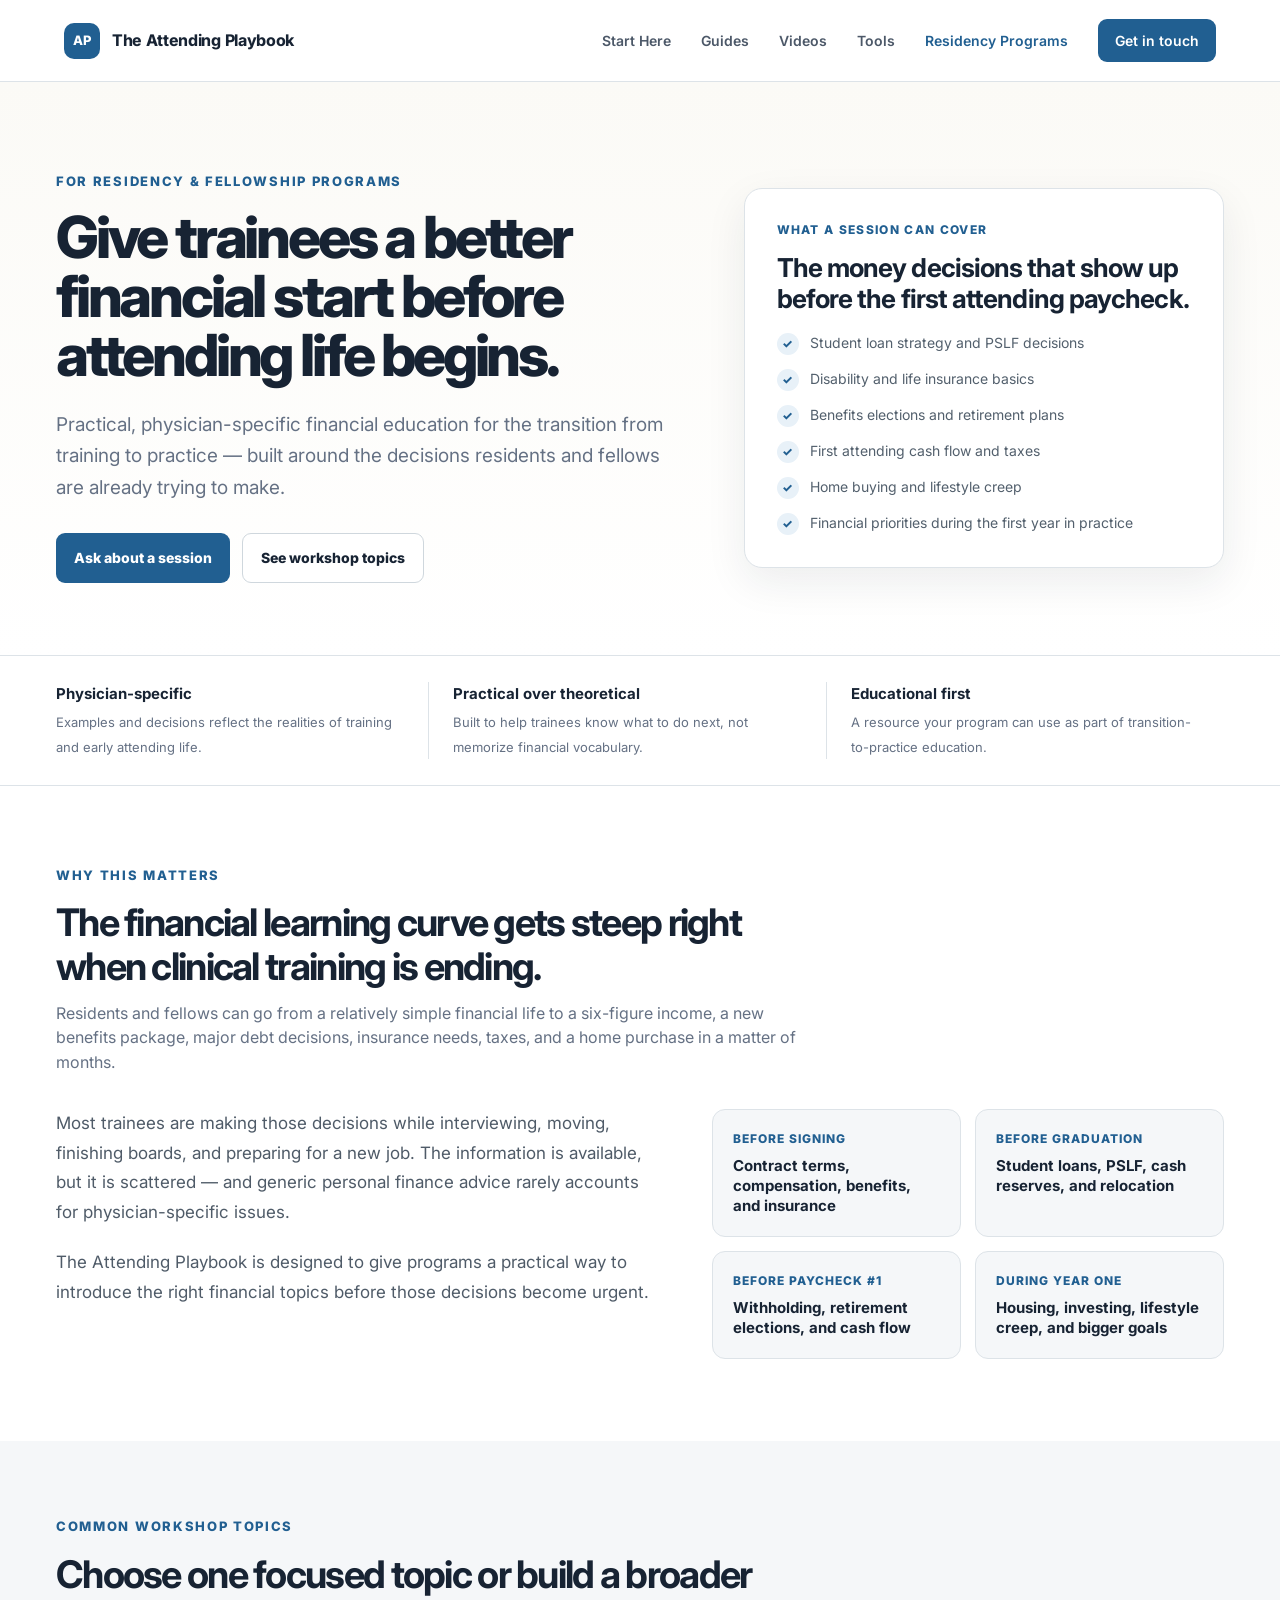
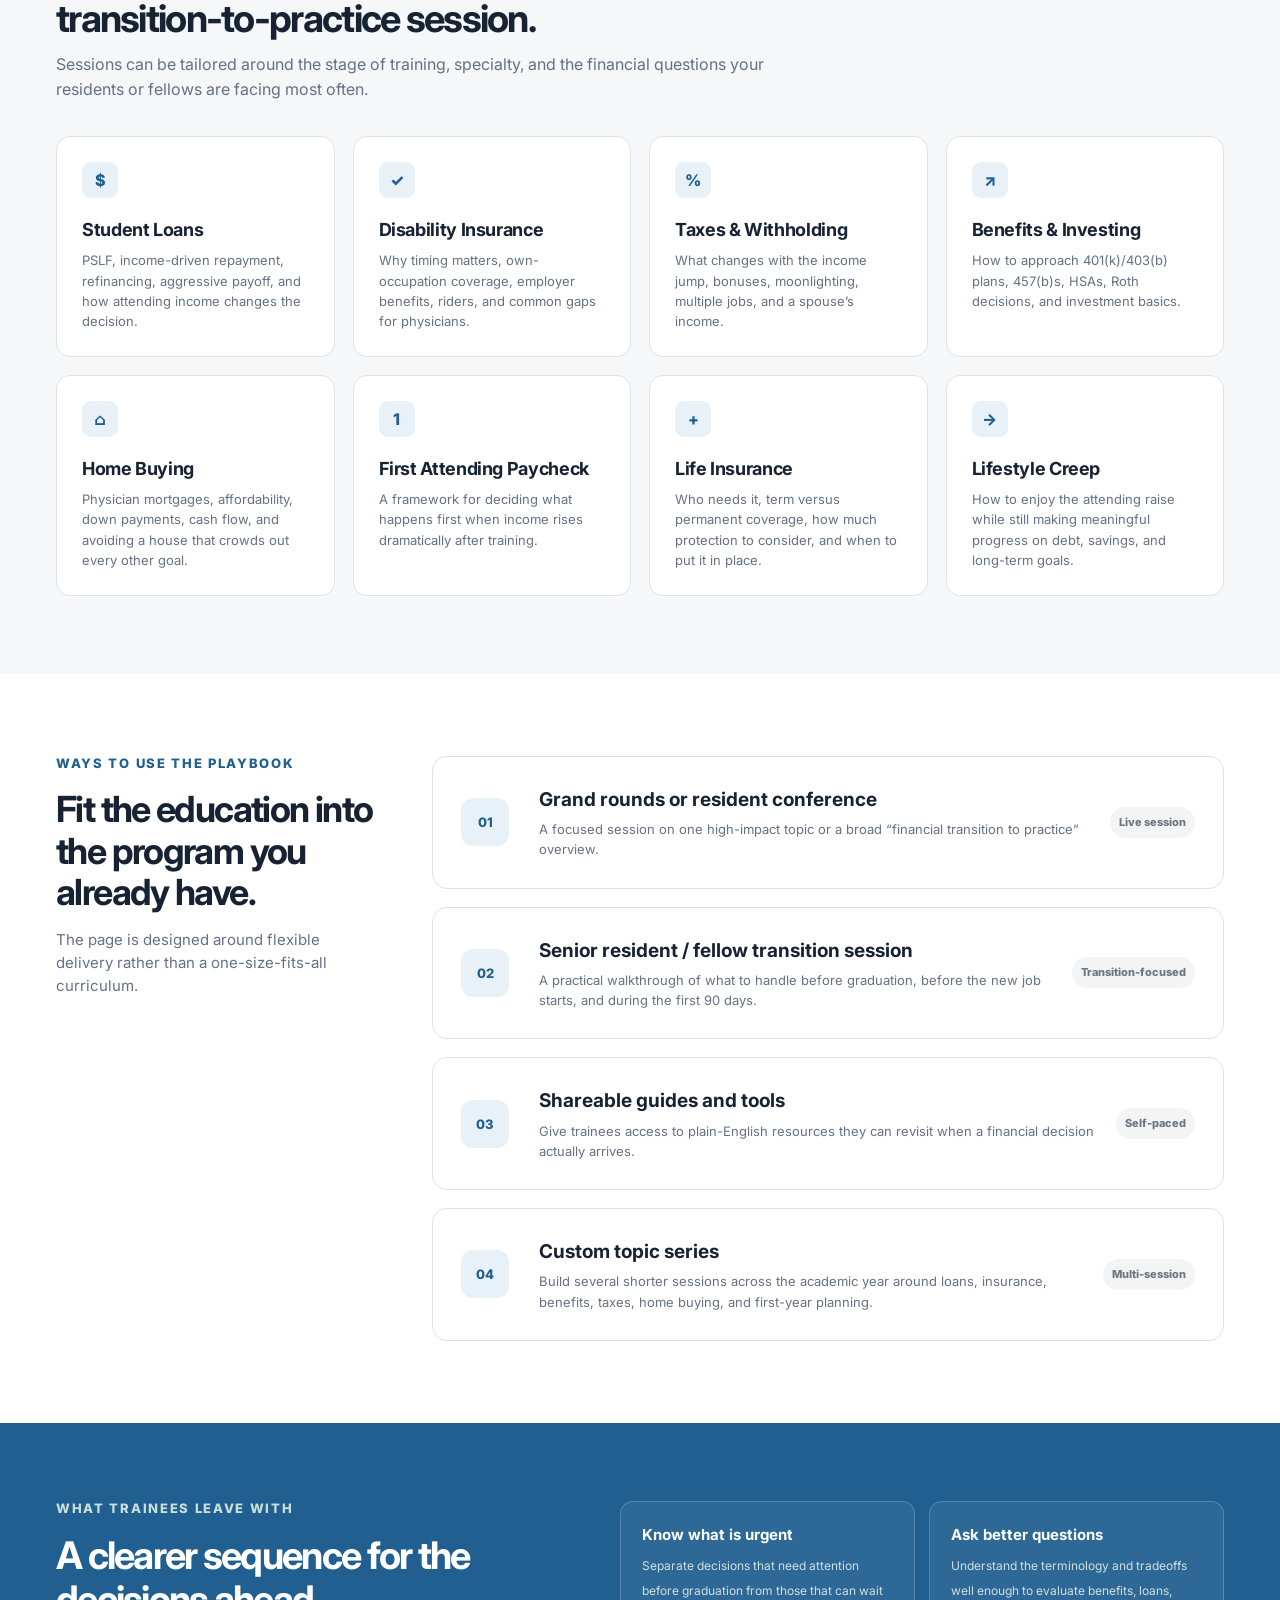
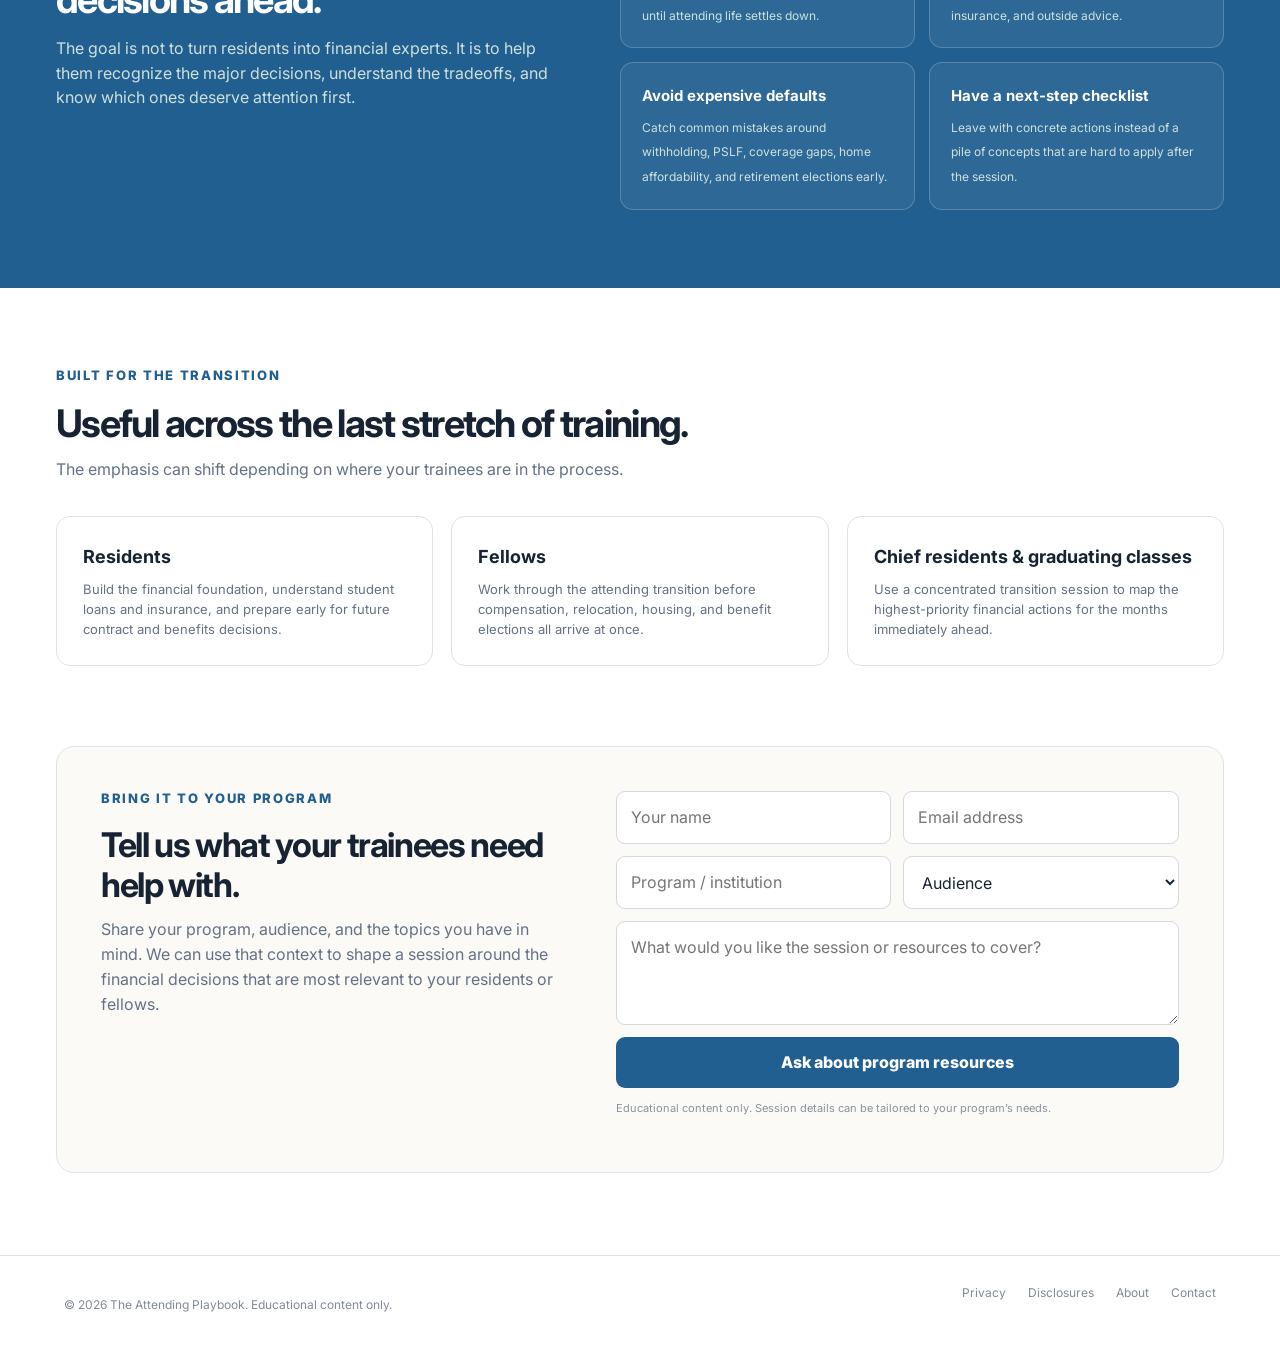
<file: residency-programs.html>
<!DOCTYPE html>
<html lang="en">
<head>
  <meta charset="UTF-8" />
  <meta name="viewport" content="width=device-width, initial-scale=1.0" />
  <title>For Residency Programs | The Attending Playbook</title>
  <meta name="description" content="Financial education resources for residency and fellowship programs from, CFP® and The Attending Playbook." />
  <link rel="preconnect" href="https://fonts.googleapis.com">
  <link rel="preconnect" href="https://fonts.gstatic.com" crossorigin>
  <link href="https://fonts.googleapis.com/css2?family=Inter:wght@400;500;600;700;800&display=swap" rel="stylesheet">
  <style>
    :root{--ink:#172333;--muted:#657184;--soft:#f5f7f9;--line:#dde3e8;--green:#215f91;--green-dark:#17466d;--green-soft:#e8f1f8;--cream:#fbfaf6;--white:#fff;--shadow:0 14px 40px rgba(21,37,52,.08)}
    *{box-sizing:border-box} html{scroll-behavior:smooth} body{margin:0;font-family:Inter,system-ui,-apple-system,BlinkMacSystemFont,"Segoe UI",sans-serif;color:var(--ink);background:var(--white);line-height:1.55} a{color:inherit;text-decoration:none} button,input,textarea,select{font:inherit}
    .site-header{height:82px;display:flex;align-items:center;justify-content:space-between;padding:0 5vw;border-bottom:1px solid var(--line);background:rgba(255,255,255,.96);position:sticky;top:0;z-index:20}.brand{display:flex;align-items:center;gap:12px;font-weight:750;letter-spacing:-.02em}.brand-mark{width:36px;height:36px;border-radius:10px;display:grid;place-items:center;background:var(--green);color:white;font-size:13px;font-weight:800;letter-spacing:.03em}.site-nav{display:flex;align-items:center;gap:30px;font-size:14px;font-weight:600;color:#4c5868}.site-nav a.active{color:var(--green)}.nav-cta{background:var(--green);color:#fff!important;padding:11px 17px;border-radius:9px}.page-shell{max-width:1680px;margin:0 auto;padding:0 56px}
    .hero{background:linear-gradient(180deg,var(--cream),#fff);padding:92px 0 72px}.hero-grid{display:grid;grid-template-columns:minmax(0,1.12fr) minmax(360px,.88fr);gap:76px;align-items:center}.eyebrow{margin:0 0 18px;color:var(--green);font-size:13px;text-transform:uppercase;letter-spacing:.13em;font-weight:800;line-height:1.2}h1{font-size:58px;line-height:1.02;letter-spacing:-.055em;margin:0;font-weight:800;max-width:790px}.hero-copy>p:last-of-type{max-width:720px;margin:24px 0 0;font-size:19px;line-height:1.65;color:var(--muted)}.hero-actions{display:flex;gap:12px;margin-top:30px}.button{display:inline-flex;align-items:center;justify-content:center;padding:13px 18px;border-radius:9px;font-size:14px;font-weight:800}.button.primary{background:var(--green);color:#fff}.button.secondary{border:1px solid #cfd7dd;color:var(--ink);background:#fff}.hero-card{border:1px solid var(--line);border-radius:18px;background:#fff;box-shadow:var(--shadow);padding:32px}.hero-card .small{font-size:12px;text-transform:uppercase;letter-spacing:.11em;color:var(--green);font-weight:800;margin:0 0 12px}.hero-card h2{font-size:26px;line-height:1.2;letter-spacing:-.035em;margin:0 0 18px}.hero-card ul{list-style:none;padding:0;margin:0;display:grid;gap:13px}.hero-card li{display:flex;align-items:flex-start;gap:11px;color:#53606d;font-size:14px}.check{width:22px;height:22px;flex:0 0 22px;border-radius:50%;display:grid;place-items:center;background:var(--green-soft);color:var(--green);font-size:12px;font-weight:800;margin-top:1px}
    .trust-strip{border-top:1px solid var(--line);border-bottom:1px solid var(--line);padding:26px 0}.trust-grid{display:grid;grid-template-columns:repeat(3,1fr);gap:24px}.trust-item{padding-right:28px;border-right:1px solid var(--line)}.trust-item:last-child{border-right:0}.trust-item strong{display:block;font-size:15px;margin-bottom:4px}.trust-item span{font-size:13px;color:var(--muted)}
    .problem{padding:82px 0}.section-head{max-width:760px;margin-bottom:34px}.section-head h2{font-size:38px;line-height:1.15;letter-spacing:-.045em;margin:8px 0 12px}.section-head p:last-child{margin:0;color:var(--muted);font-size:16px}.problem-grid{display:grid;grid-template-columns:1.08fr .92fr;gap:56px;align-items:start}.problem-copy{font-size:17px;color:#4f5b68;line-height:1.75}.problem-copy p{margin:0 0 20px}.decision-list{display:grid;grid-template-columns:repeat(2,minmax(0,1fr));gap:14px}.decision{border:1px solid var(--line);border-radius:13px;padding:20px;background:var(--soft)}.decision span{display:block;color:var(--green);font-size:12px;font-weight:800;text-transform:uppercase;letter-spacing:.08em;margin-bottom:7px}.decision strong{font-size:15px;line-height:1.35;display:block}
    .topics{padding:78px 0;background:var(--soft)}.topics-grid{display:grid;grid-template-columns:repeat(4,1fr);gap:18px}.topic-card{background:#fff;border:1px solid var(--line);border-radius:14px;padding:25px;min-height:205px}.topic-icon{width:36px;height:36px;border-radius:9px;background:var(--green-soft);display:grid;place-items:center;color:var(--green);font-weight:800;margin-bottom:20px}.topic-card h3{font-size:18px;line-height:1.3;margin:0 0 9px;letter-spacing:-.02em}.topic-card p{margin:0;color:var(--muted);font-size:13px}
    .formats{padding:82px 0}.formats-layout{display:grid;grid-template-columns:320px 1fr;gap:56px}.formats-copy{position:sticky;top:120px;align-self:start}.formats-copy h2{font-size:36px;line-height:1.15;letter-spacing:-.045em;margin:8px 0 14px}.formats-copy p:last-child{color:var(--muted);font-size:15px;margin:0}.format-list{display:grid;gap:18px}.format-card{border:1px solid var(--line);border-radius:15px;padding:28px;display:grid;grid-template-columns:58px 1fr auto;gap:20px;align-items:center}.format-number{width:48px;height:48px;border-radius:12px;background:var(--green-soft);display:grid;place-items:center;color:var(--green);font-size:13px;font-weight:800}.format-card h3{font-size:19px;margin:0 0 5px}.format-card p{font-size:13px;color:var(--muted);margin:0;max-width:560px}.format-tag{font-size:11px;font-weight:800;background:#f2f4f5;color:#6d7782;border-radius:999px;padding:7px 9px;white-space:nowrap}
    .takeaway{background:var(--green);color:#fff;padding:78px 0}.takeaway .eyebrow{color:#c8dfda}.takeaway-grid{display:grid;grid-template-columns:.9fr 1.1fr;gap:70px;align-items:start}.takeaway h2{font-size:38px;line-height:1.15;letter-spacing:-.045em;margin:8px 0 14px}.takeaway-copy>p:last-child{color:#cfe0dd;max-width:520px;margin:0}.takeaway-list{display:grid;grid-template-columns:repeat(2,1fr);gap:14px}.takeaway-card{border:1px solid rgba(255,255,255,.2);background:rgba(255,255,255,.06);border-radius:13px;padding:21px}.takeaway-card strong{display:block;font-size:15px;margin-bottom:6px}.takeaway-card span{font-size:12px;line-height:1.55;color:#cfe0dd}
    .audience{padding:80px 0}.audience-grid{display:grid;grid-template-columns:repeat(3,1fr);gap:18px}.audience-card{border:1px solid var(--line);border-radius:14px;padding:26px;background:#fff}.audience-card h3{font-size:18px;margin:0 0 8px}.audience-card p{margin:0;color:var(--muted);font-size:13px}
    .contact-wrap{padding:0 0 82px}.contact{background:var(--cream);border:1px solid var(--line);border-radius:18px;padding:44px;display:grid;grid-template-columns:.9fr 1.1fr;gap:54px}.contact h2{font-size:34px;line-height:1.18;letter-spacing:-.04em;margin:8px 0 12px}.contact-copy>p:last-child{color:var(--muted);margin:0;max-width:470px}.contact-form{display:grid;grid-template-columns:1fr 1fr;gap:12px}.contact-form input,.contact-form select,.contact-form textarea{width:100%;border:1px solid #d2d9df;border-radius:9px;background:#fff;padding:13px 14px;color:var(--ink);outline:none}.contact-form textarea{grid-column:1/-1;min-height:104px;resize:vertical}.contact-form button{grid-column:1/-1;border:0;border-radius:9px;padding:13px 18px;background:var(--green);color:#fff;font-weight:800;cursor:pointer}.form-note{grid-column:1/-1;color:#88929d;font-size:11px;margin-top:0}
    footer{border-top:1px solid var(--line);padding:28px 5vw 38px;display:flex;justify-content:space-between;color:#818b96;font-size:12px}footer div{display:flex;gap:22px}
    @media(max-width:900px){.site-nav{display:none}.hero-grid,.problem-grid,.formats-layout,.takeaway-grid,.contact{grid-template-columns:1fr}.trust-grid,.topics-grid,.takeaway-list,.audience-grid{grid-template-columns:1fr 1fr}.hero{padding-top:56px}h1{font-size:44px}.formats-copy{position:static}.format-card{grid-template-columns:52px 1fr}.format-tag{grid-column:2}.contact-form{grid-template-columns:1fr}.contact-form textarea,.contact-form button,.form-note{grid-column:1}.page-shell{padding:0 24px}}
  
    .menu-button{display:none;border:1px solid var(--line);background:#fff;color:var(--ink);border-radius:9px;padding:9px 12px;font-weight:700;cursor:pointer}
    @media(max-width:900px){.menu-button{display:block}.site-nav{display:none!important;position:absolute;left:20px;right:20px;top:72px;background:#fff;border:1px solid var(--line);box-shadow:0 14px 34px rgba(21,37,52,.12);border-radius:12px;padding:12px;flex-direction:column;align-items:stretch;gap:2px}.site-nav.open{display:flex!important}.site-nav a{padding:11px 12px;border-radius:8px}.site-nav .nav-cta{text-align:center;margin-top:4px}}
    @media(max-width:600px){.page-shell{padding-left:18px!important;padding-right:18px!important}}

    .creator-byline{margin:18px 0 0!important;font-size:13px!important;color:#7a8695!important;font-weight:600}
    .creator-byline a{color:var(--green);font-weight:800}
    .creator-byline a:hover{text-decoration:underline}
    
</style>
<script type="application/ld+json">{"@context": "https://schema.org", "@type": "Person", "name": "", "honorificSuffix": "CFP\u00ae", "jobTitle": "Financial Planner", "description": "Financial planner focused on physicians and creator of The Attending Playbook", "image": " -otwell.png"}</script>
</head>
<body>
<header class="site-header"><a class="brand" href="index.html"><span class="brand-mark">AP</span><span>The Attending Playbook</span></a><button class="menu-button" aria-label="Open menu">Menu</button>
    <nav class="site-nav"><a href="index.html#start">Start Here</a><a href="guides.html">Guides</a><a href="videos.html">Videos</a><a href="tools.html">Tools</a><a class="active" href="residency-programs.html">Residency Programs</a><a class="nav-cta" href="#contact">Get in touch</a></nav></header>
<main>
  <section class="hero"><div class="page-shell hero-grid"><div class="hero-copy"><p class="eyebrow">For residency & fellowship programs</p><h1>Give trainees a better financial start before attending life begins.</h1><p>Practical, physician-specific financial education for the transition from training to practice — built around the decisions residents and fellows are already trying to make.</p><div class="hero-actions"><a class="button primary" href="#contact">Ask about a session</a><a class="button secondary" href="#topics">See workshop topics</a></div></div><aside class="hero-card"><p class="small">What a session can cover</p><h2>The money decisions that show up before the first attending paycheck.</h2><ul><li><span class="check">✓</span><span>Student loan strategy and PSLF decisions</span></li><li><span class="check">✓</span><span>Disability and life insurance basics</span></li><li><span class="check">✓</span><span>Benefits elections and retirement plans</span></li><li><span class="check">✓</span><span>First attending cash flow and taxes</span></li><li><span class="check">✓</span><span>Home buying and lifestyle creep</span></li><li><span class="check">✓</span><span>Financial priorities during the first year in practice</span></li></ul></aside></div></section>

  <section class="trust-strip"><div class="page-shell trust-grid"><div class="trust-item"><strong>Physician-specific</strong><span>Examples and decisions reflect the realities of training and early attending life.</span></div><div class="trust-item"><strong>Practical over theoretical</strong><span>Built to help trainees know what to do next, not memorize financial vocabulary.</span></div><div class="trust-item"><strong>Educational first</strong><span>A resource your program can use as part of transition-to-practice education.</span></div></div></section>

  <section class="problem"><div class="page-shell"><div class="section-head"><p class="eyebrow">Why this matters</p><h2>The financial learning curve gets steep right when clinical training is ending.</h2><p>Residents and fellows can go from a relatively simple financial life to a six-figure income, a new benefits package, major debt decisions, insurance needs, taxes, and a home purchase in a matter of months.</p></div><div class="problem-grid"><div class="problem-copy"><p>Most trainees are making those decisions while interviewing, moving, finishing boards, and preparing for a new job. The information is available, but it is scattered — and generic personal finance advice rarely accounts for physician-specific issues.</p><p>The Attending Playbook is designed to give programs a practical way to introduce the right financial topics before those decisions become urgent.</p></div><div class="decision-list"><div class="decision"><span>Before signing</span><strong>Contract terms, compensation, benefits, and insurance</strong></div><div class="decision"><span>Before graduation</span><strong>Student loans, PSLF, cash reserves, and relocation</strong></div><div class="decision"><span>Before paycheck #1</span><strong>Withholding, retirement elections, and cash flow</strong></div><div class="decision"><span>During year one</span><strong>Housing, investing, lifestyle creep, and bigger goals</strong></div></div></div></div></section>

  <section class="topics" id="topics"><div class="page-shell"><div class="section-head"><p class="eyebrow">Common workshop topics</p><h2>Choose one focused topic or build a broader transition-to-practice session.</h2><p>Sessions can be tailored around the stage of training, specialty, and the financial questions your residents or fellows are facing most often.</p></div><div class="topics-grid"><article class="topic-card"><div class="topic-icon">$</div><h3>Student Loans</h3><p>PSLF, income-driven repayment, refinancing, aggressive payoff, and how attending income changes the decision.</p></article><article class="topic-card"><div class="topic-icon">✓</div><h3>Disability Insurance</h3><p>Why timing matters, own-occupation coverage, employer benefits, riders, and common gaps for physicians.</p></article><article class="topic-card"><div class="topic-icon">%</div><h3>Taxes & Withholding</h3><p>What changes with the income jump, bonuses, moonlighting, multiple jobs, and a spouse’s income.</p></article><article class="topic-card"><div class="topic-icon">↗</div><h3>Benefits & Investing</h3><p>How to approach 401(k)/403(b) plans, 457(b)s, HSAs, Roth decisions, and investment basics.</p></article><article class="topic-card"><div class="topic-icon">⌂</div><h3>Home Buying</h3><p>Physician mortgages, affordability, down payments, cash flow, and avoiding a house that crowds out every other goal.</p></article><article class="topic-card"><div class="topic-icon">1</div><h3>First Attending Paycheck</h3><p>A framework for deciding what happens first when income rises dramatically after training.</p></article><article class="topic-card"><div class="topic-icon">+</div><h3>Life Insurance</h3><p>Who needs it, term versus permanent coverage, how much protection to consider, and when to put it in place.</p></article><article class="topic-card"><div class="topic-icon">→</div><h3>Lifestyle Creep</h3><p>How to enjoy the attending raise while still making meaningful progress on debt, savings, and long-term goals.</p></article></div></div></section>

  <section class="formats"><div class="page-shell formats-layout"><div class="formats-copy"><p class="eyebrow">Ways to use the playbook</p><h2>Fit the education into the program you already have.</h2><p>The page is designed around flexible delivery rather than a one-size-fits-all curriculum.</p></div><div class="format-list"><article class="format-card"><div class="format-number">01</div><div><h3>Grand rounds or resident conference</h3><p>A focused session on one high-impact topic or a broad “financial transition to practice” overview.</p></div><span class="format-tag">Live session</span></article><article class="format-card"><div class="format-number">02</div><div><h3>Senior resident / fellow transition session</h3><p>A practical walkthrough of what to handle before graduation, before the new job starts, and during the first 90 days.</p></div><span class="format-tag">Transition-focused</span></article><article class="format-card"><div class="format-number">03</div><div><h3>Shareable guides and tools</h3><p>Give trainees access to plain-English resources they can revisit when a financial decision actually arrives.</p></div><span class="format-tag">Self-paced</span></article><article class="format-card"><div class="format-number">04</div><div><h3>Custom topic series</h3><p>Build several shorter sessions across the academic year around loans, insurance, benefits, taxes, home buying, and first-year planning.</p></div><span class="format-tag">Multi-session</span></article></div></div></section>

  <section class="takeaway"><div class="page-shell takeaway-grid"><div class="takeaway-copy"><p class="eyebrow">What trainees leave with</p><h2>A clearer sequence for the decisions ahead.</h2><p>The goal is not to turn residents into financial experts. It is to help them recognize the major decisions, understand the tradeoffs, and know which ones deserve attention first.</p></div><div class="takeaway-list"><div class="takeaway-card"><strong>Know what is urgent</strong><span>Separate decisions that need attention before graduation from those that can wait until attending life settles down.</span></div><div class="takeaway-card"><strong>Ask better questions</strong><span>Understand the terminology and tradeoffs well enough to evaluate benefits, loans, insurance, and outside advice.</span></div><div class="takeaway-card"><strong>Avoid expensive defaults</strong><span>Catch common mistakes around withholding, PSLF, coverage gaps, home affordability, and retirement elections early.</span></div><div class="takeaway-card"><strong>Have a next-step checklist</strong><span>Leave with concrete actions instead of a pile of concepts that are hard to apply after the session.</span></div></div></div></section>

  <section class="audience"><div class="page-shell"><div class="section-head"><p class="eyebrow">Built for the transition</p><h2>Useful across the last stretch of training.</h2><p>The emphasis can shift depending on where your trainees are in the process.</p></div><div class="audience-grid"><article class="audience-card"><h3>Residents</h3><p>Build the financial foundation, understand student loans and insurance, and prepare early for future contract and benefits decisions.</p></article><article class="audience-card"><h3>Fellows</h3><p>Work through the attending transition before compensation, relocation, housing, and benefit elections all arrive at once.</p></article><article class="audience-card"><h3>Chief residents & graduating classes</h3><p>Use a concentrated transition session to map the highest-priority financial actions for the months immediately ahead.</p></article></div></div></section>

  <section class="contact-wrap" id="contact"><div class="page-shell"><div class="contact"><div class="contact-copy"><p class="eyebrow">Bring it to your program</p><h2>Tell us what your trainees need help with.</h2><p>Share your program, audience, and the topics you have in mind. We can use that context to shape a session around the financial decisions that are most relevant to your residents or fellows.</p></div><form class="contact-form"><input type="text" placeholder="Your name" aria-label="Your name"><input type="email" placeholder="Email address" aria-label="Email address"><input type="text" placeholder="Program / institution" aria-label="Program or institution"><select aria-label="Audience"><option>Audience</option><option>Residents</option><option>Fellows</option><option>Residents & fellows</option><option>Faculty / GME leadership</option></select><textarea placeholder="What would you like the session or resources to cover?" aria-label="Message"></textarea><button type="submit">Ask about program resources</button><p class="form-note">Educational content only. Session details can be tailored to your program’s needs.</p></form></div></div></section>
</main>
<footer><p>© 2026 The Attending Playbook. Educational content only.</p><div><a href="#">Privacy</a><a href="#">Disclosures</a><a href="about.html">About </a><a href="#contact">Contact</a></div></footer>
<script>document.addEventListener("DOMContentLoaded",()=>{const b=document.querySelector(".menu-button"),n=document.querySelector(".site-nav");if(b&&n)b.addEventListener("click",()=>n.classList.toggle("open"));document.querySelectorAll("form").forEach(f=>f.addEventListener("submit",e=>e.preventDefault()));});</script>
</body>
</html>
</file>
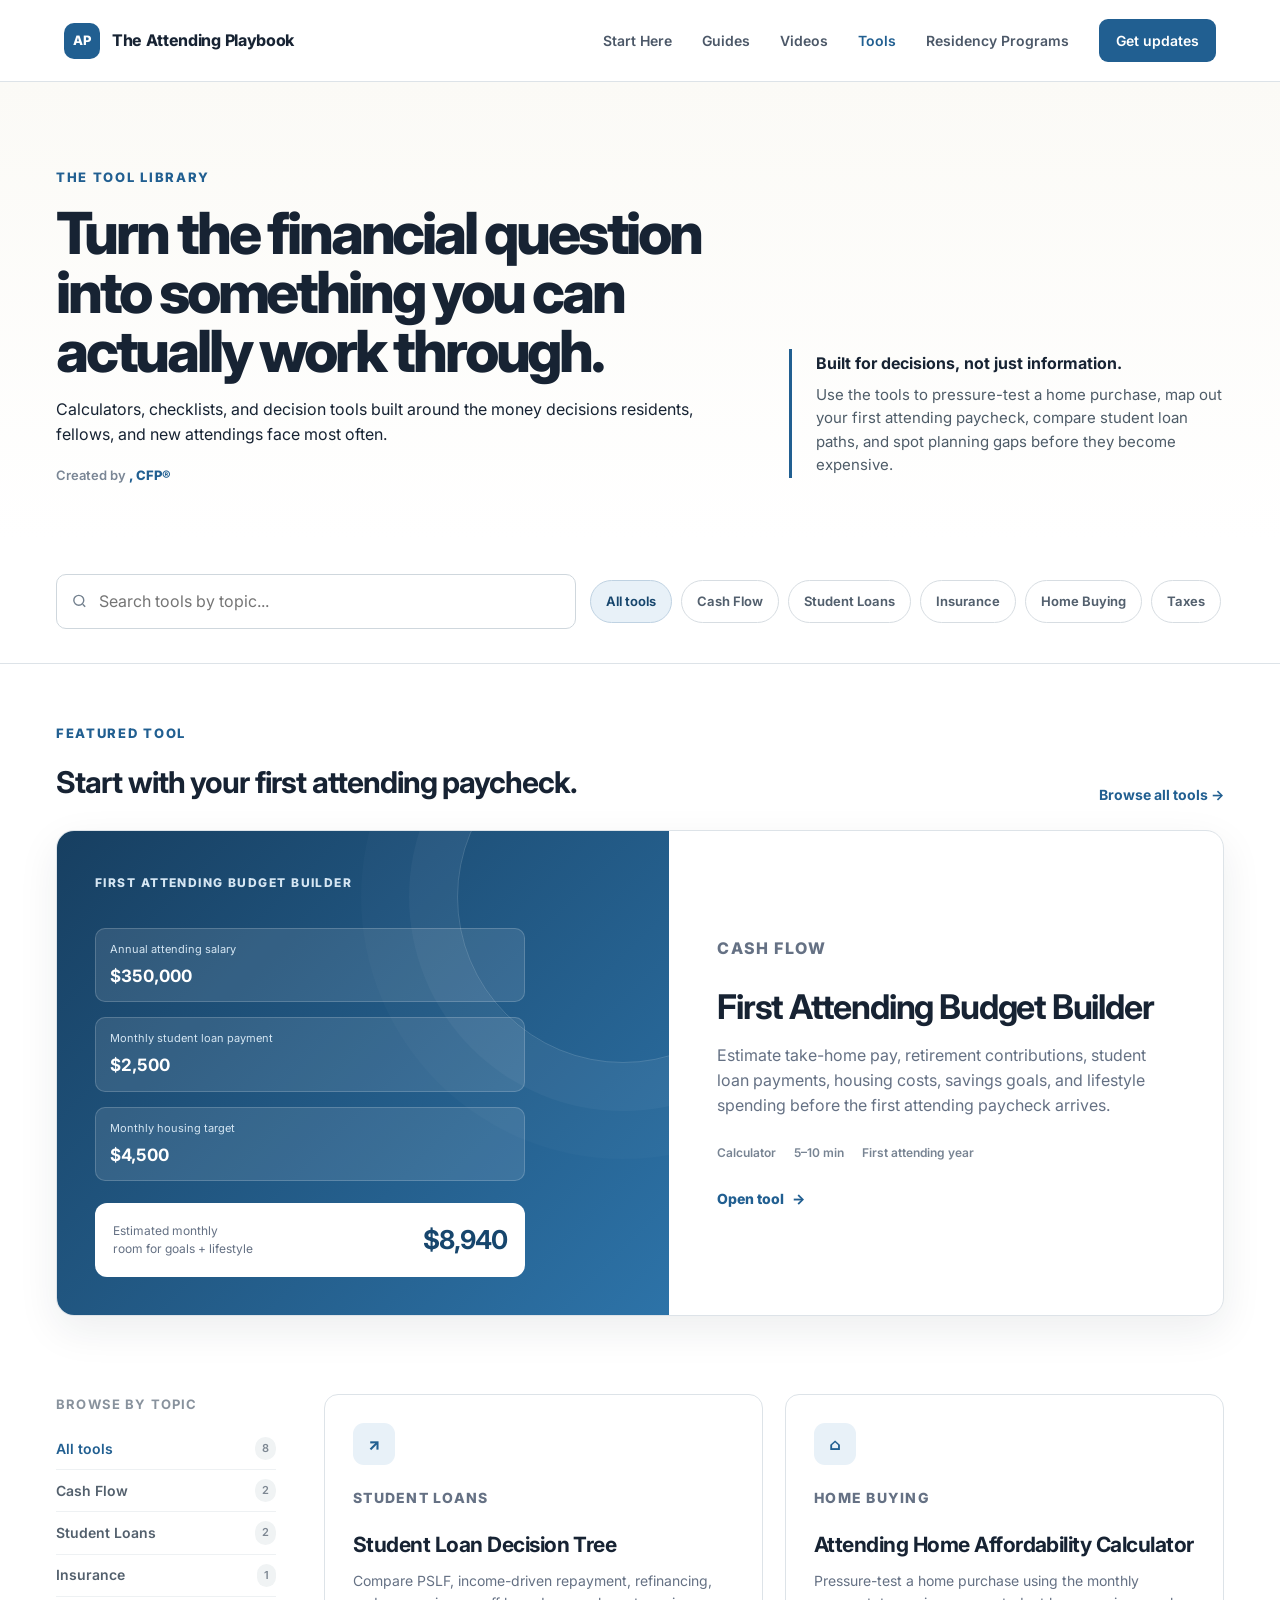
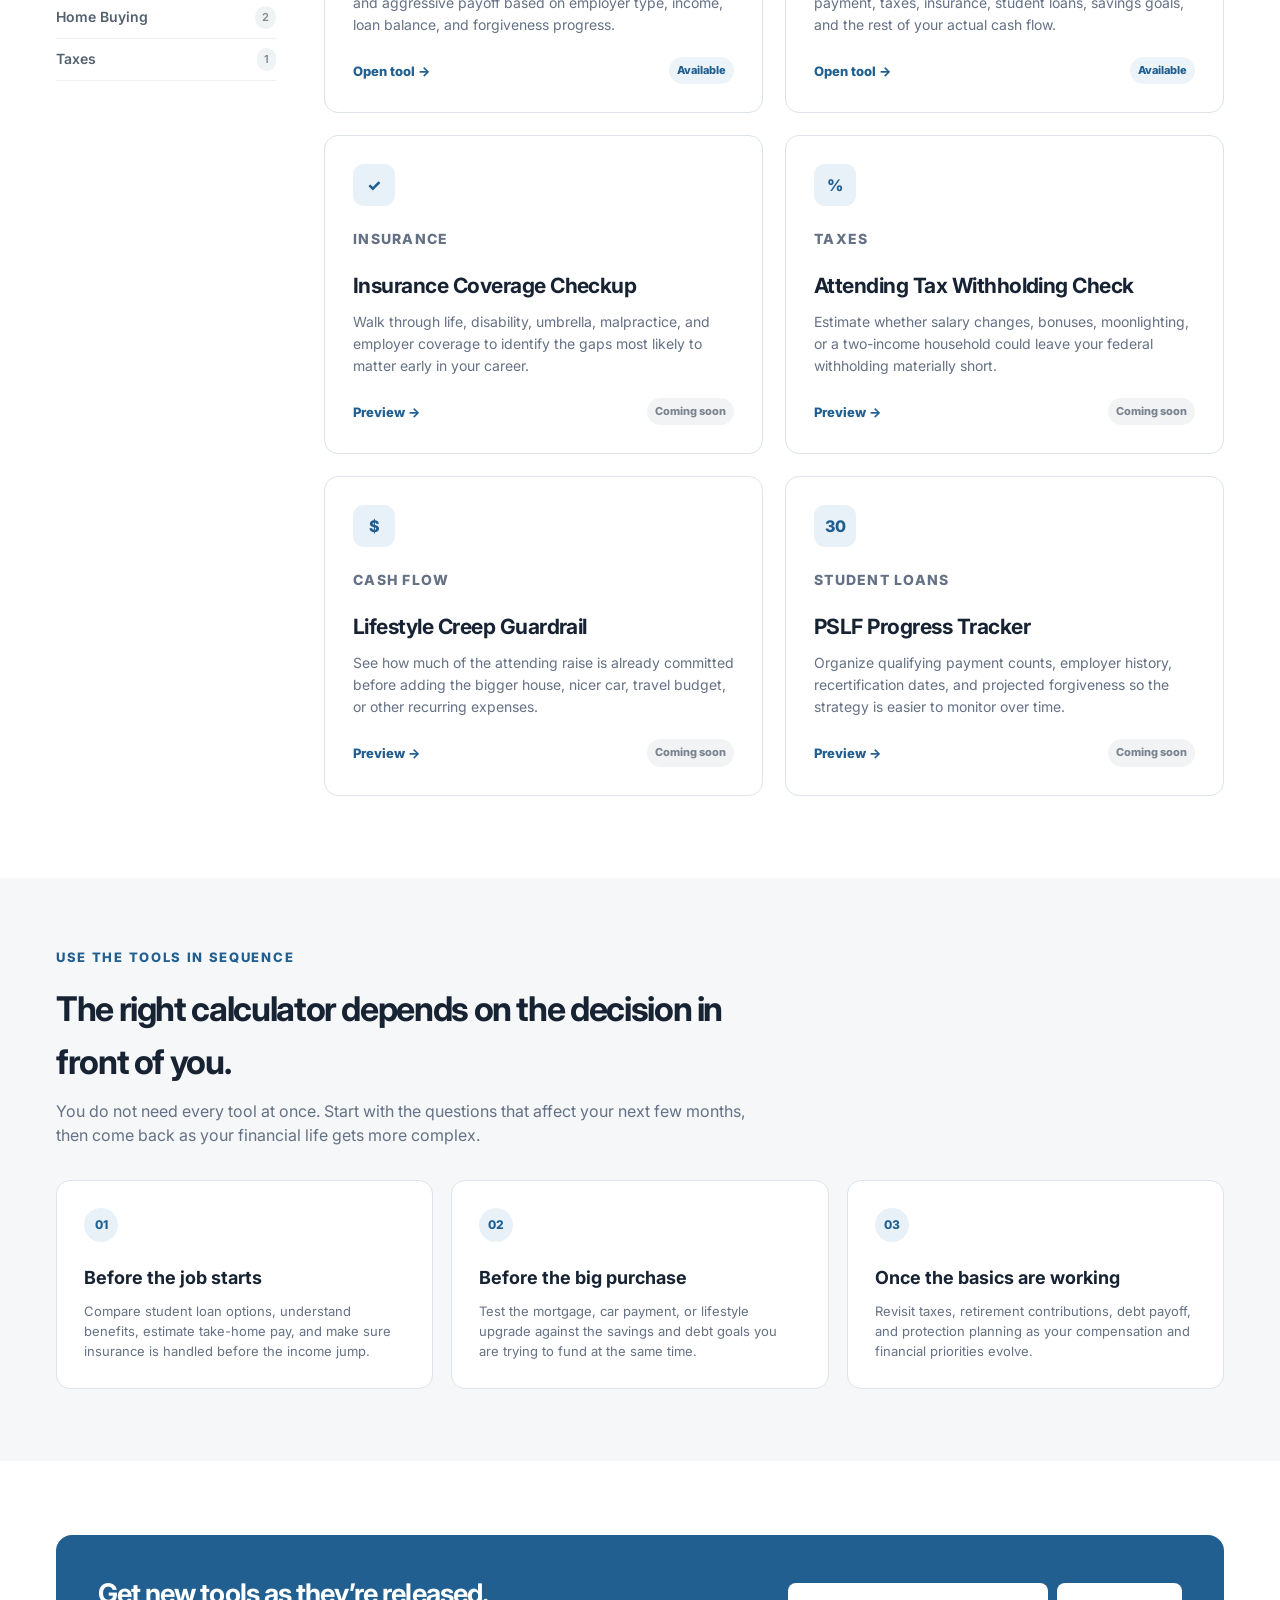
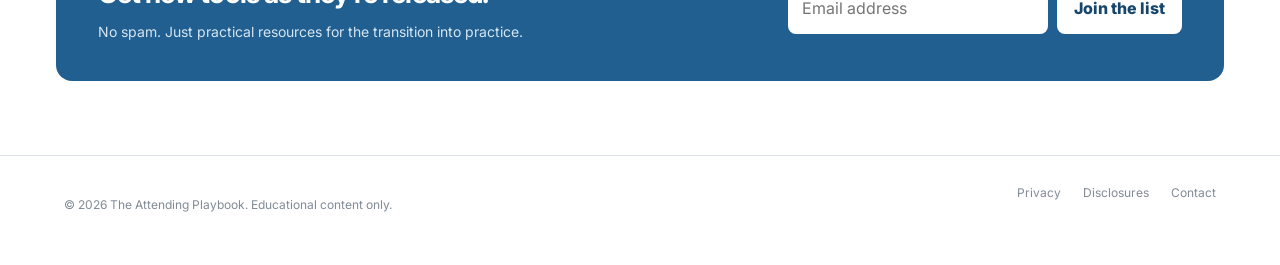
<file: tools.html>
<!DOCTYPE html>
<html lang="en">
<head>
  <meta charset="UTF-8" />
  <meta name="viewport" content="width=device-width, initial-scale=1.0" />
  <title>Tools | The Attending Playbook</title>
  <meta name="description" content="Financial calculators, checklists, and decision tools for physicians from, CFP® and The Attending Playbook." />
  <link rel="preconnect" href="https://fonts.googleapis.com">
  <link rel="preconnect" href="https://fonts.gstatic.com" crossorigin>
  <link href="https://fonts.googleapis.com/css2?family=Inter:wght@400;500;600;700;800&display=swap" rel="stylesheet">
  <style>
    :root{--ink:#172333;--muted:#657184;--soft:#f5f7f9;--line:#dde3e8;--green:#215f91;--green-dark:#17466d;--green-soft:#e8f1f8;--cream:#fbfaf6;--white:#fff;--shadow:0 14px 40px rgba(21,37,52,.08)}
    *{box-sizing:border-box}html{scroll-behavior:smooth}body{margin:0;font-family:Inter,system-ui,-apple-system,BlinkMacSystemFont,"Segoe UI",sans-serif;color:var(--ink);background:#fff;line-height:1.55}a{color:inherit;text-decoration:none}button,input{font:inherit}
    .site-header{height:82px;display:flex;align-items:center;justify-content:space-between;padding:0 5vw;border-bottom:1px solid var(--line);background:rgba(255,255,255,.96);position:sticky;top:0;z-index:20}.brand{display:flex;align-items:center;gap:12px;font-weight:750;letter-spacing:-.02em}.brand-mark{width:36px;height:36px;border-radius:10px;display:grid;place-items:center;background:var(--green);color:#fff;font-size:13px;font-weight:800;letter-spacing:.03em}.site-nav{display:flex;align-items:center;gap:30px;font-size:14px;font-weight:600;color:#4c5868}.site-nav a.active{color:var(--green)}.nav-cta{background:var(--green);color:white!important;padding:11px 17px;border-radius:9px}.page-shell{max-width:1680px;margin:0 auto;padding:0 56px}
    .hero{padding:88px 0 54px;background:linear-gradient(180deg,var(--cream) 0%,#fff 100%)}.hero-grid{display:grid;grid-template-columns:minmax(0,1.2fr) minmax(330px,.8fr);gap:80px;align-items:end}.eyebrow{margin:0 0 18px;color:var(--green);font-size:13px;line-height:1.2;text-transform:uppercase;letter-spacing:.13em;font-weight:800}h1{font-size:58px;line-height:1.02;letter-spacing:-.055em;margin:0;max-width:820px;font-weight:800}.hero-copy>p:last-of-type{max-width:720px;margin:24px 0 0;font-size:19px;color:var(--muted);line-height:1.65}.hero-note{border-left:3px solid var(--green);padding:2px 0 2px 24px;margin-bottom:8px;color:#4e5c68;font-size:15px}.hero-note strong{display:block;color:var(--ink);margin-bottom:7px;font-size:16px}
    .tools-bar{padding:34px 0;border-bottom:1px solid var(--line)}.tool-row{display:flex;align-items:center;gap:14px}.search{position:relative;flex:1;max-width:520px}.search input{width:100%;border:1px solid #cfd7dd;border-radius:10px;padding:14px 16px 14px 42px;background:#fff;color:var(--ink);outline:none}.search svg{position:absolute;left:15px;top:50%;transform:translateY(-50%);width:17px;color:#73808e}.filters{display:flex;gap:9px;flex-wrap:wrap}.filter{border:1px solid #d7dde2;background:#fff;color:#53606e;border-radius:999px;padding:10px 15px;font-size:13px;font-weight:650;cursor:pointer}.filter.active{background:var(--green-soft);border-color:#bfd2e2;color:var(--green-dark)}
    .featured{padding:62px 0}.section-top{display:flex;justify-content:space-between;align-items:end;margin-bottom:24px}.section-top h2{margin:5px 0 0;font-size:30px;letter-spacing:-.035em}.section-top a{font-size:14px;font-weight:700;color:var(--green)}.featured-card{display:grid;grid-template-columns:1.05fr .95fr;min-height:410px;border:1px solid var(--line);border-radius:18px;overflow:hidden;background:#fff;box-shadow:var(--shadow)}
    .calculator-panel{background:linear-gradient(135deg,#173f61,#2d73a8);padding:38px;color:#fff;position:relative;overflow:hidden}.calculator-panel:after{content:"";position:absolute;width:330px;height:330px;border-radius:50%;border:1px solid rgba(255,255,255,.16);right:-120px;top:-100px;box-shadow:0 0 0 48px rgba(255,255,255,.035),0 0 0 96px rgba(255,255,255,.02)}.calc-label{font-size:12px;text-transform:uppercase;letter-spacing:.12em;font-weight:800;color:#d5e6f3}.mock-form{margin-top:34px;display:grid;gap:15px;max-width:430px}.mock-field{background:rgba(255,255,255,.1);border:1px solid rgba(255,255,255,.18);border-radius:10px;padding:12px 14px}.mock-field span{display:block;font-size:11px;color:#d5e6f3;margin-bottom:5px}.mock-field strong{font-size:17px}.result-box{margin-top:7px;background:#fff;color:var(--ink);border-radius:12px;padding:17px 18px;display:flex;justify-content:space-between;align-items:center}.result-box span{font-size:12px;color:var(--muted)}.result-box strong{font-size:26px;letter-spacing:-.04em;color:var(--green-dark)}
    .feature-content{padding:48px;display:flex;flex-direction:column;justify-content:center}.topic{font-size:12px;letter-spacing:.09em;text-transform:uppercase;color:var(--green);font-weight:800;margin:0 0 15px}.featured-card h3{font-size:34px;line-height:1.15;letter-spacing:-.035em;margin:0 0 17px}.featured-card p{color:var(--muted);margin:0 0 26px;font-size:16px;max-width:520px}.meta{display:flex;gap:18px;color:#788493;font-size:12px;font-weight:600;margin-bottom:26px}.tool-link{display:inline-flex;align-items:center;gap:8px;font-size:14px;color:var(--green);font-weight:800}
    .library{padding:16px 0 82px}.library-layout{display:grid;grid-template-columns:220px 1fr;gap:48px;align-items:start}.sidebar{position:sticky;top:116px}.sidebar h3{font-size:13px;text-transform:uppercase;letter-spacing:.09em;margin:0 0 14px;color:#88929d}.sidebar a{display:flex;justify-content:space-between;align-items:center;padding:9px 0;font-size:14px;font-weight:600;color:#53606d;border-bottom:1px solid #eef1f3}.sidebar a:first-of-type{color:var(--green)}.count{font-size:11px;background:#f0f3f4;padding:3px 7px;border-radius:99px;color:#7d8792}.tool-grid{display:grid;grid-template-columns:repeat(2,minmax(0,1fr));gap:22px}.tool-card{border:1px solid var(--line);border-radius:14px;padding:28px;background:#fff;min-height:285px;display:flex;flex-direction:column;transition:.2s ease}.tool-card:hover{transform:translateY(-3px);box-shadow:0 12px 28px rgba(24,39,54,.08);border-color:#cdd6dc}.tool-icon{width:42px;height:42px;border-radius:11px;background:var(--green-soft);display:grid;place-items:center;color:var(--green);font-weight:800;font-size:16px;margin-bottom:22px}.tool-card h3{font-size:21px;line-height:1.3;letter-spacing:-.025em;margin:0 0 12px}.tool-card p{font-size:14px;color:var(--muted);margin:0 0 22px}.tool-footer{margin-top:auto;display:flex;justify-content:space-between;align-items:center}.tool-footer a{font-size:13px;font-weight:800;color:var(--green)}.status{font-size:11px;font-weight:800;padding:5px 8px;border-radius:999px;background:#edf4f9;color:var(--green)}.status.soon{background:#f2f3f5;color:#7a8490}
    .workflow-section{background:var(--soft);padding:72px 0}.workflow-header{max-width:700px;margin-bottom:32px}.workflow-header h2{font-size:34px;letter-spacing:-.04em;margin:7px 0 10px}.workflow-header p:last-child{color:var(--muted);margin:0}.workflow-grid{display:grid;grid-template-columns:repeat(3,1fr);gap:18px}.workflow-card{background:#fff;border:1px solid var(--line);border-radius:14px;padding:27px}.workflow-card span{width:34px;height:34px;border-radius:50%;display:grid;place-items:center;background:var(--green-soft);color:var(--green);font-size:12px;font-weight:800;margin-bottom:22px}.workflow-card h3{margin:0 0 9px;font-size:18px}.workflow-card p{margin:0;color:var(--muted);font-size:13px}
    .signup{margin:74px auto;display:grid;grid-template-columns:1fr auto;gap:40px;align-items:center;padding:38px 42px;background:var(--green);border-radius:16px;color:#fff}.signup h2{font-size:27px;letter-spacing:-.035em;margin:0 0 6px}.signup p{margin:0;color:#d5e6f3;font-size:14px}.signup form{display:flex;gap:9px}.signup input{width:260px;border:0;border-radius:8px;padding:13px 14px;outline:none}.signup button{border:0;border-radius:8px;padding:13px 17px;background:#fff;color:var(--green-dark);font-weight:800;cursor:pointer}footer{border-top:1px solid var(--line);padding:28px 5vw 38px;display:flex;justify-content:space-between;color:#818b96;font-size:12px}footer div{display:flex;gap:22px}
    @media(max-width:900px){.site-nav{display:none}.hero-grid,.featured-card,.library-layout,.signup{grid-template-columns:1fr}.hero{padding-top:54px}h1{font-size:44px}.tool-grid,.workflow-grid{grid-template-columns:1fr}.sidebar{position:static}.hero-note{display:none}.signup form{flex-wrap:wrap}.page-shell{padding:0 24px}}
  
    .menu-button{display:none;border:1px solid var(--line);background:#fff;color:var(--ink);border-radius:9px;padding:9px 12px;font-weight:700;cursor:pointer}
    @media(max-width:900px){.menu-button{display:block}.site-nav{display:none!important;position:absolute;left:20px;right:20px;top:72px;background:#fff;border:1px solid var(--line);box-shadow:0 14px 34px rgba(21,37,52,.12);border-radius:12px;padding:12px;flex-direction:column;align-items:stretch;gap:2px}.site-nav.open{display:flex!important}.site-nav a{padding:11px 12px;border-radius:8px}.site-nav .nav-cta{text-align:center;margin-top:4px}}
    @media(max-width:600px){.page-shell{padding-left:18px!important;padding-right:18px!important}}

    .creator-byline{margin:18px 0 0!important;font-size:13px!important;color:#7a8695!important;font-weight:600}
    .creator-byline a{color:var(--green);font-weight:800}
    .creator-byline a:hover{text-decoration:underline}
    
</style>
<script type="application/ld+json">{"@context": "https://schema.org", "@type": "Person", "name": " ", "honorificSuffix": "CFP\u00ae", "jobTitle": "Financial Planner", "description": "Financial planner focused on physicians and creator of The Attending Playbook", "image": "zac-otwell.png"}</script>
</head>
<body>
<header class="site-header"><a class="brand" href="index.html"><span class="brand-mark">AP</span><span>The Attending Playbook</span></a><button class="menu-button" aria-label="Open menu">Menu</button>
    <nav class="site-nav"><a href="index.html#start">Start Here</a><a href="guides.html">Guides</a><a href="videos.html">Videos</a><a class="active" href="tools.html">Tools</a><a href="residency-programs.html">Residency Programs</a><a class="nav-cta" href="index.html#contact">Get updates</a></nav></header>
<main>
  <section class="hero"><div class="page-shell hero-grid"><div class="hero-copy"><p class="eyebrow">The tool library</p><h1>Turn the financial question into something you can actually work through.</h1><p>Calculators, checklists, and decision tools built around the money decisions residents, fellows, and new attendings face most often.</p><p class="creator-byline">Created by <a href="about.html"> , CFP®</a></p></div><div class="hero-note"><strong>Built for decisions, not just information.</strong>Use the tools to pressure-test a home purchase, map out your first attending paycheck, compare student loan paths, and spot planning gaps before they become expensive.</div></div></section>
  <section class="tools-bar"><div class="page-shell tool-row"><label class="search"><svg viewBox="0 0 24 24" fill="none" stroke="currentColor" stroke-width="2"><circle cx="11" cy="11" r="7"></circle><path d="m20 20-3.5-3.5"></path></svg><input type="search" placeholder="Search tools by topic..." /></label><div class="filters"><button class="filter active">All tools</button><button class="filter">Cash Flow</button><button class="filter">Student Loans</button><button class="filter">Insurance</button><button class="filter">Home Buying</button><button class="filter">Taxes</button></div></div></section>
  <section class="featured"><div class="page-shell"><div class="section-top"><div><p class="eyebrow">Featured tool</p><h2>Start with your first attending paycheck.</h2></div><a href="#library">Browse all tools →</a></div><article class="featured-card"><div class="calculator-panel"><span class="calc-label">First Attending Budget Builder</span><div class="mock-form"><div class="mock-field"><span>Annual attending salary</span><strong>$350,000</strong></div><div class="mock-field"><span>Monthly student loan payment</span><strong>$2,500</strong></div><div class="mock-field"><span>Monthly housing target</span><strong>$4,500</strong></div><div class="result-box"><span>Estimated monthly<br>room for goals + lifestyle</span><strong>$8,940</strong></div></div></div><div class="feature-content"><p class="topic">Cash Flow</p><h3>First Attending Budget Builder</h3><p>Estimate take-home pay, retirement contributions, student loan payments, housing costs, savings goals, and lifestyle spending before the first attending paycheck arrives.</p><div class="meta"><span>Calculator</span><span>5–10 min</span><span>First attending year</span></div><a class="tool-link" href="#">Open tool <span>→</span></a></div></article></div></section>
  <section class="library" id="library"><div class="page-shell library-layout"><aside class="sidebar"><h3>Browse by topic</h3><a href="#">All tools <span class="count">8</span></a><a href="#">Cash Flow <span class="count">2</span></a><a href="#">Student Loans <span class="count">2</span></a><a href="#">Insurance <span class="count">1</span></a><a href="#">Home Buying <span class="count">2</span></a><a href="#">Taxes <span class="count">1</span></a></aside><div class="tool-grid">
    <article class="tool-card"><div class="tool-icon">↗</div><p class="topic">Student Loans</p><h3>Student Loan Decision Tree</h3><p>Compare PSLF, income-driven repayment, refinancing, and aggressive payoff based on employer type, income, loan balance, and forgiveness progress.</p><div class="tool-footer"><a href="#">Open tool →</a><span class="status">Available</span></div></article>
    <article class="tool-card"><div class="tool-icon">⌂</div><p class="topic">Home Buying</p><h3>Attending Home Affordability Calculator</h3><p>Pressure-test a home purchase using the monthly payment, taxes, insurance, student loans, savings goals, and the rest of your actual cash flow.</p><div class="tool-footer"><a href="#">Open tool →</a><span class="status">Available</span></div></article>
    <article class="tool-card"><div class="tool-icon">✓</div><p class="topic">Insurance</p><h3>Insurance Coverage Checkup</h3><p>Walk through life, disability, umbrella, malpractice, and employer coverage to identify the gaps most likely to matter early in your career.</p><div class="tool-footer"><a href="#">Preview →</a><span class="status soon">Coming soon</span></div></article>
    <article class="tool-card"><div class="tool-icon">%</div><p class="topic">Taxes</p><h3>Attending Tax Withholding Check</h3><p>Estimate whether salary changes, bonuses, moonlighting, or a two-income household could leave your federal withholding materially short.</p><div class="tool-footer"><a href="#">Preview →</a><span class="status soon">Coming soon</span></div></article>
    <article class="tool-card"><div class="tool-icon">$</div><p class="topic">Cash Flow</p><h3>Lifestyle Creep Guardrail</h3><p>See how much of the attending raise is already committed before adding the bigger house, nicer car, travel budget, or other recurring expenses.</p><div class="tool-footer"><a href="#">Preview →</a><span class="status soon">Coming soon</span></div></article>
    <article class="tool-card"><div class="tool-icon">30</div><p class="topic">Student Loans</p><h3>PSLF Progress Tracker</h3><p>Organize qualifying payment counts, employer history, recertification dates, and projected forgiveness so the strategy is easier to monitor over time.</p><div class="tool-footer"><a href="#">Preview →</a><span class="status soon">Coming soon</span></div></article>
  </div></div></section>
  <section class="workflow-section"><div class="page-shell"><div class="workflow-header"><p class="eyebrow">Use the tools in sequence</p><h2>The right calculator depends on the decision in front of you.</h2><p>You do not need every tool at once. Start with the questions that affect your next few months, then come back as your financial life gets more complex.</p></div><div class="workflow-grid"><article class="workflow-card"><span>01</span><h3>Before the job starts</h3><p>Compare student loan options, understand benefits, estimate take-home pay, and make sure insurance is handled before the income jump.</p></article><article class="workflow-card"><span>02</span><h3>Before the big purchase</h3><p>Test the mortgage, car payment, or lifestyle upgrade against the savings and debt goals you are trying to fund at the same time.</p></article><article class="workflow-card"><span>03</span><h3>Once the basics are working</h3><p>Revisit taxes, retirement contributions, debt payoff, and protection planning as your compensation and financial priorities evolve.</p></article></div></div></section>
  <div class="page-shell" id="updates"><section class="signup"><div><h2>Get new tools as they’re released.</h2><p>No spam. Just practical resources for the transition into practice.</p></div><form><input type="email" placeholder="Email address" aria-label="Email address"><button type="submit">Join the list</button></form></section></div>
</main>
<footer><p>© 2026 The Attending Playbook. Educational content only.</p><div><a href="#">Privacy</a><a href="#">Disclosures</a><a href="#">Contact</a></div></footer>
<script>document.querySelectorAll('.filter').forEach(btn=>btn.addEventListener('click',()=>{document.querySelectorAll('.filter').forEach(b=>b.classList.remove('active'));btn.classList.add('active')}));</script>
<script>document.addEventListener("DOMContentLoaded",()=>{const b=document.querySelector(".menu-button"),n=document.querySelector(".site-nav");if(b&&n)b.addEventListener("click",()=>n.classList.toggle("open"));document.querySelectorAll("form").forEach(f=>f.addEventListener("submit",e=>e.preventDefault()));});</script>
</body>
</html>
</file>
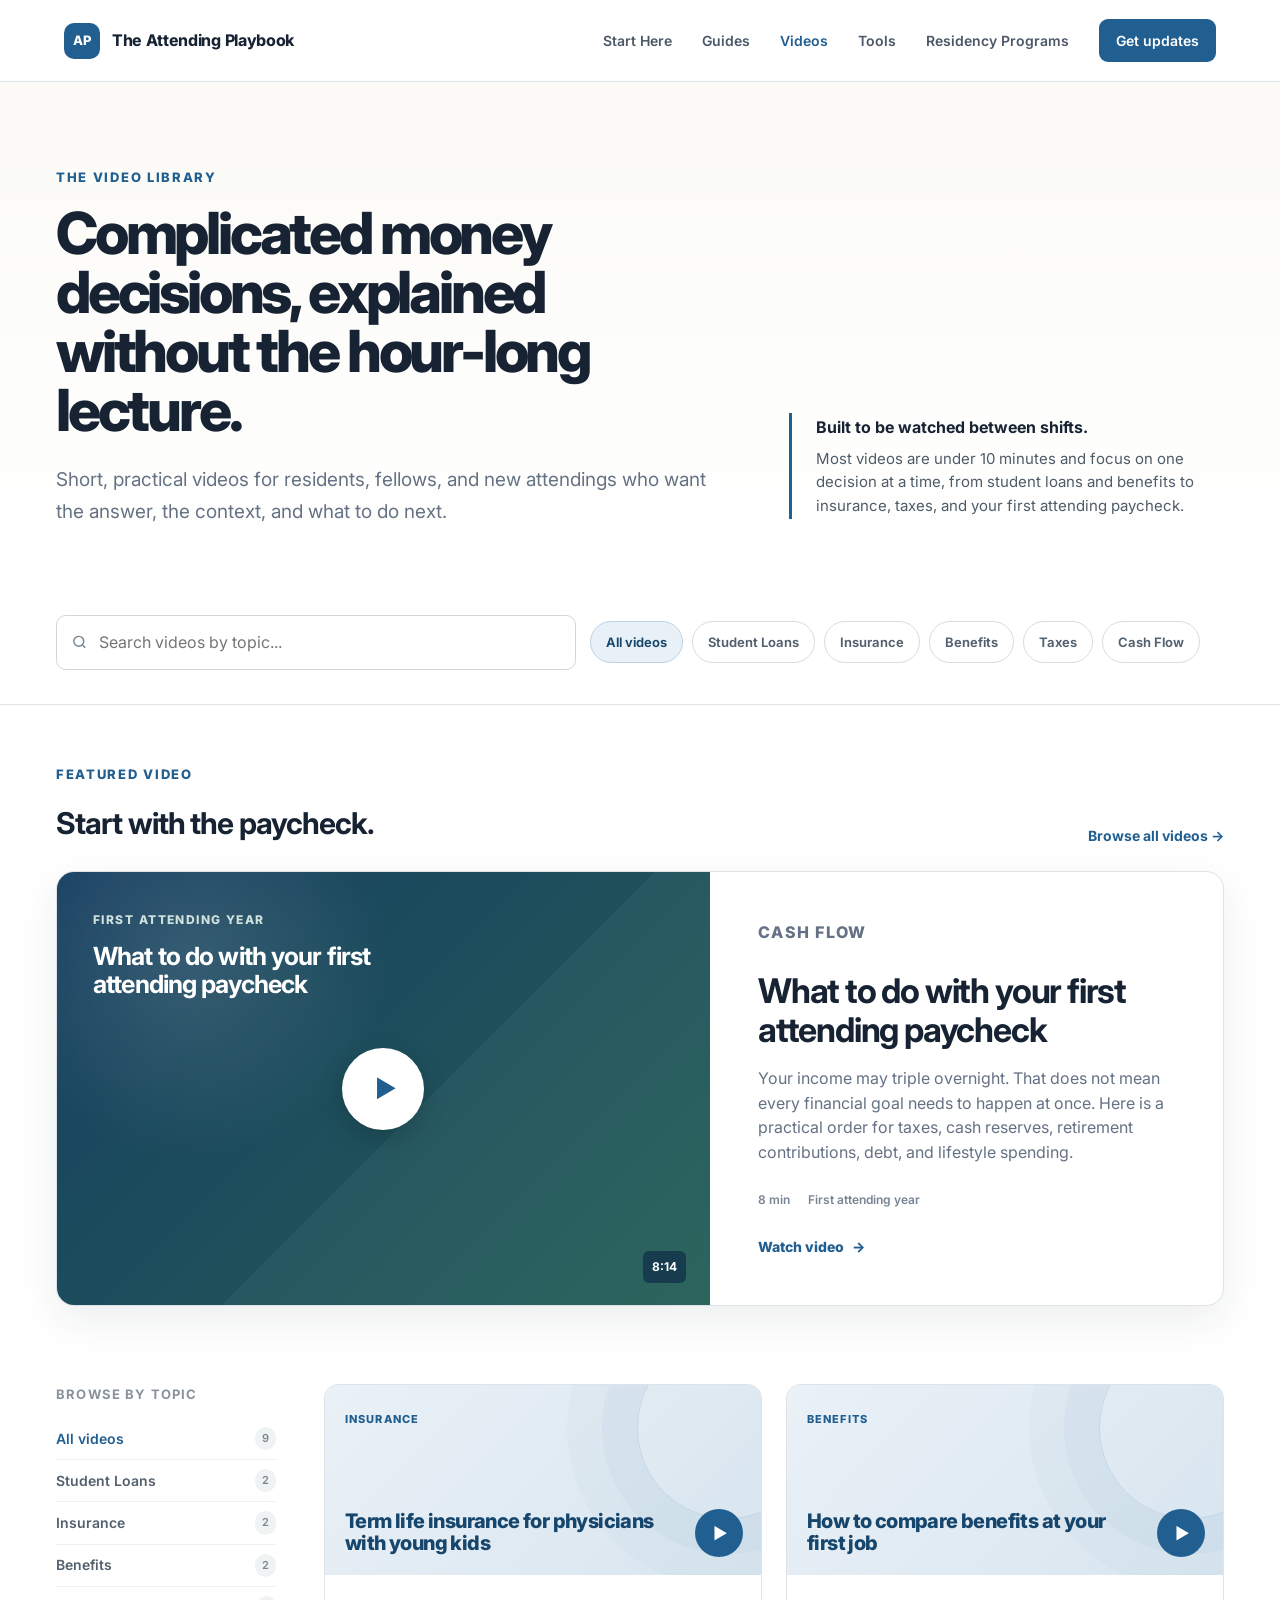
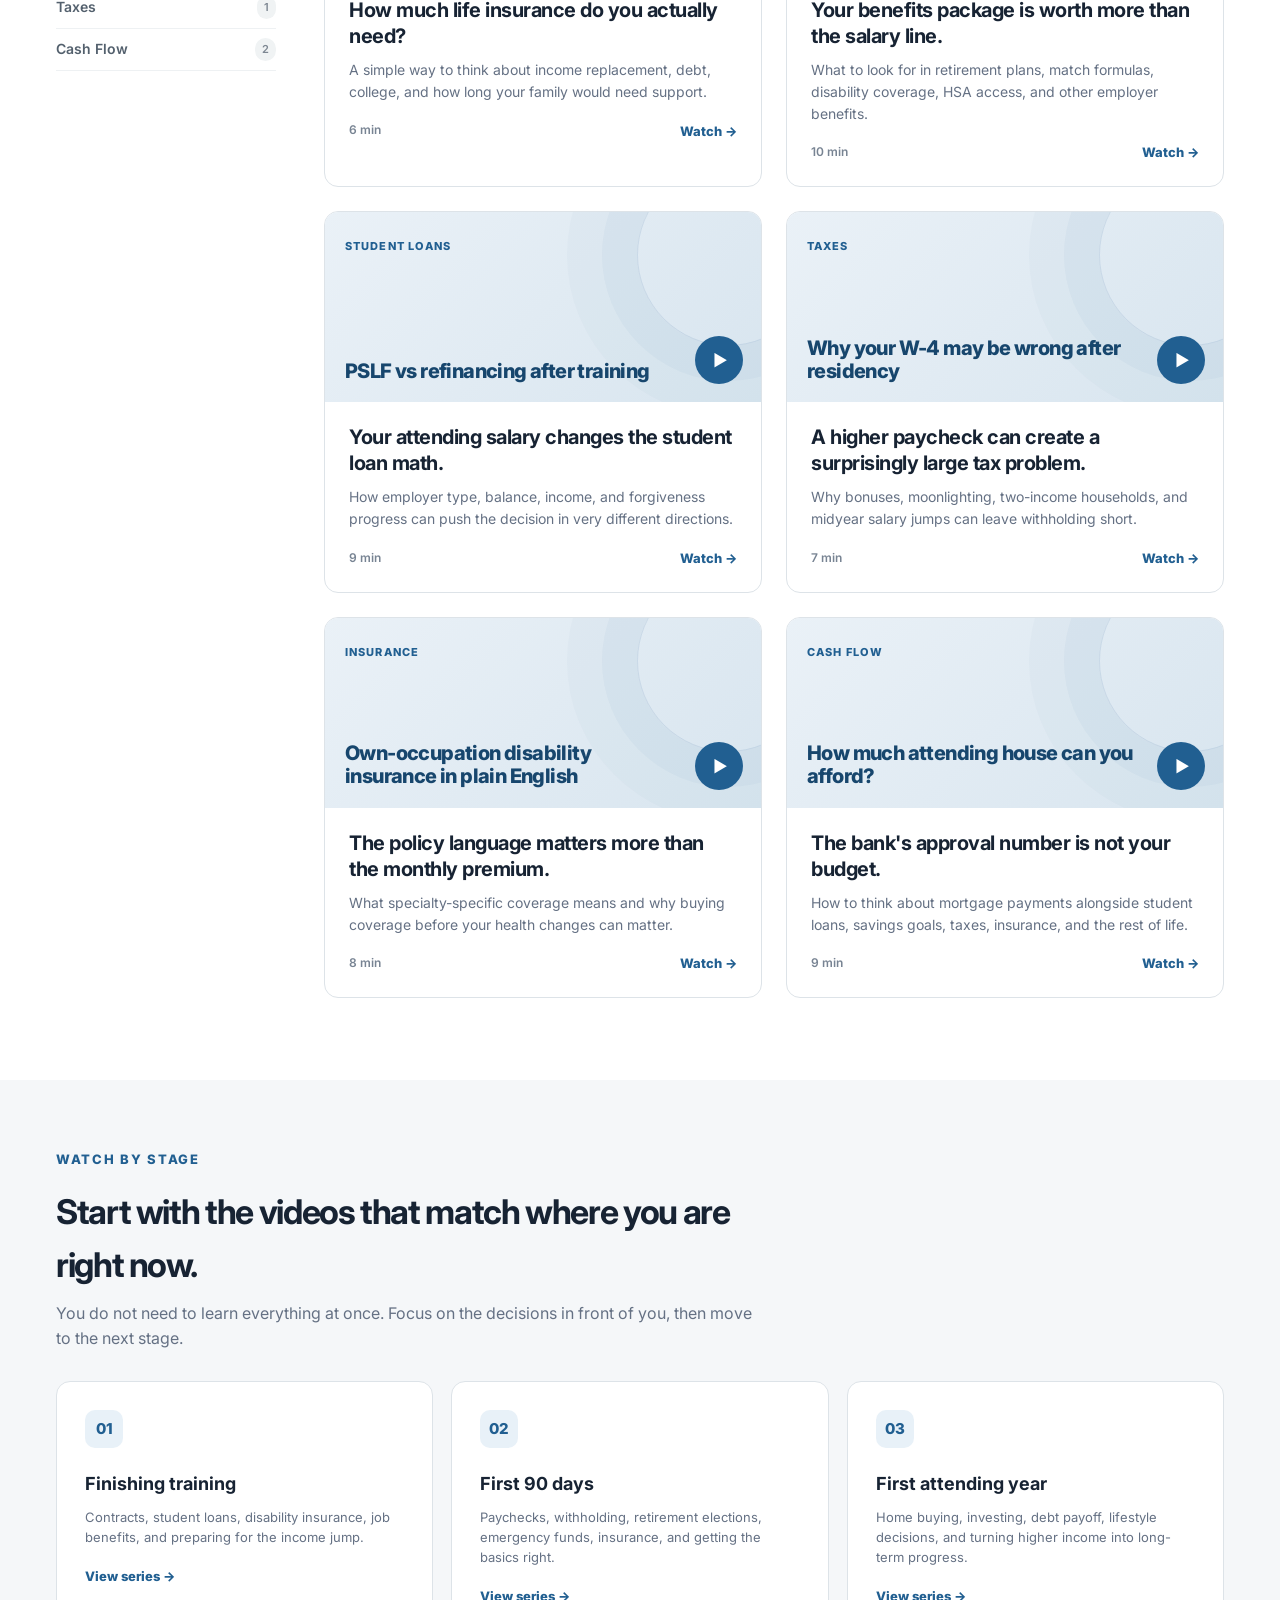
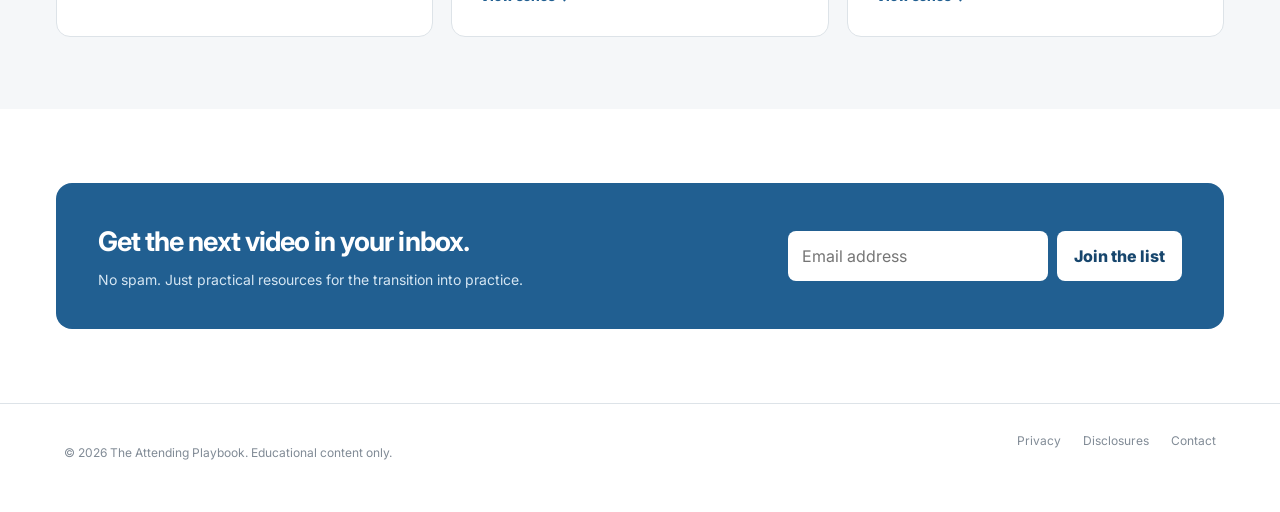
<file: videos.html>
<!DOCTYPE html>
<html lang="en">
<head>
  <meta charset="UTF-8" />
  <meta name="viewport" content="width=device-width, initial-scale=1.0" />
  <title>Videos | The Attending Playbook</title>
  <meta name="description" content="Short physician finance videos by, CFP®, for residents, fellows, and new attending physicians." />
  <link rel="preconnect" href="https://fonts.googleapis.com">
  <link rel="preconnect" href="https://fonts.gstatic.com" crossorigin>
  <link href="https://fonts.googleapis.com/css2?family=Inter:wght@400;500;600;700;800&display=swap" rel="stylesheet">
  <style>
    :root{
      --ink:#172333;--muted:#657184;--soft:#f5f7f9;--line:#dde3e8;--green:#215f91;--green-dark:#17466d;
      --green-soft:#e8f1f8;--cream:#fbfaf6;--white:#fff;--shadow:0 14px 40px rgba(21,37,52,.08)
    }
    *{box-sizing:border-box}
    html{scroll-behavior:smooth}
    body{margin:0;font-family:Inter,system-ui,-apple-system,BlinkMacSystemFont,"Segoe UI",sans-serif;color:var(--ink);background:var(--white);line-height:1.55}
    a{color:inherit;text-decoration:none}button,input{font:inherit}
    .site-header{height:82px;display:flex;align-items:center;justify-content:space-between;padding:0 5vw;border-bottom:1px solid var(--line);background:rgba(255,255,255,.96);position:sticky;top:0;z-index:20}
    .brand{display:flex;align-items:center;gap:12px;font-weight:750;letter-spacing:-.02em}.brand-mark{width:36px;height:36px;border-radius:10px;display:grid;place-items:center;background:var(--green);color:#fff;font-size:13px;font-weight:800;letter-spacing:.03em}
    .site-nav{display:flex;align-items:center;gap:30px;font-size:14px;font-weight:600;color:#4c5868}.site-nav a.active{color:var(--green)}.nav-cta{background:var(--green);color:#fff!important;padding:11px 17px;border-radius:9px}
    .page-shell{max-width:1680px;margin:0 auto;padding:0 56px}

    .hero{padding:88px 0 54px;background:linear-gradient(180deg,var(--cream),#fff)}
    .hero-grid{display:grid;grid-template-columns:minmax(0,1.2fr) minmax(330px,.8fr);gap:80px;align-items:end}
    .eyebrow{margin:0 0 18px;color:var(--green);font-size:13px;line-height:1.2;text-transform:uppercase;letter-spacing:.13em;font-weight:800}
    h1{font-size:58px;line-height:1.02;letter-spacing:-.055em;margin:0;max-width:790px;font-weight:800}
    .hero-copy>p:last-of-type{max-width:700px;margin:24px 0 0;font-size:19px;color:var(--muted);line-height:1.65}
    .hero-note{border-left:3px solid var(--green);padding:2px 0 2px 24px;margin-bottom:8px;color:#4e5c68;font-size:15px}.hero-note strong{display:block;color:var(--ink);margin-bottom:7px;font-size:16px}

    .video-tools{padding:34px 0;border-bottom:1px solid var(--line)}.tool-row{display:flex;align-items:center;gap:14px}.search{position:relative;flex:1;max-width:520px}.search input{width:100%;border:1px solid #cfd7dd;border-radius:10px;padding:14px 16px 14px 42px;background:#fff;color:var(--ink);outline:none}.search svg{position:absolute;left:15px;top:50%;transform:translateY(-50%);width:17px;color:#73808e}.filters{display:flex;gap:9px;flex-wrap:wrap}.filter{border:1px solid #d7dde2;background:#fff;color:#53606e;border-radius:999px;padding:10px 15px;font-size:13px;font-weight:650;cursor:pointer}.filter.active{background:var(--green-soft);border-color:#bfd2e2;color:var(--green-dark)}

    .featured{padding:62px 0}.section-top{display:flex;justify-content:space-between;align-items:end;margin-bottom:24px}.section-top h2{margin:5px 0 0;font-size:30px;letter-spacing:-.035em}.section-top a{font-size:14px;font-weight:700;color:var(--green)}
    .featured-card{display:grid;grid-template-columns:1.12fr .88fr;min-height:420px;border:1px solid var(--line);border-radius:18px;overflow:hidden;background:#fff;box-shadow:var(--shadow)}
    .feature-video{position:relative;background:linear-gradient(135deg,#173f61,#245f56);padding:34px;display:flex;align-items:center;justify-content:center;overflow:hidden}.feature-video:before{content:"";position:absolute;inset:0;background:radial-gradient(circle at 20% 20%,rgba(255,255,255,.12),transparent 32%),linear-gradient(135deg,transparent 0 55%,rgba(255,255,255,.04) 55% 100%)}
    .screen-copy{position:absolute;left:36px;top:34px;color:#fff;z-index:2}.screen-copy .mini{font-size:12px;text-transform:uppercase;letter-spacing:.12em;font-weight:800;color:#cfe1dd}.screen-copy strong{display:block;max-width:330px;font-size:25px;line-height:1.15;letter-spacing:-.035em;margin-top:11px}
    .play-large{width:82px;height:82px;border-radius:50%;display:grid;place-items:center;background:#fff;color:var(--green);font-size:24px;padding-left:5px;box-shadow:0 8px 26px rgba(0,0,0,.18);z-index:2}.duration-chip{position:absolute;right:24px;bottom:22px;background:rgba(15,47,73,.72);color:#fff;border-radius:6px;padding:7px 9px;font-size:12px;font-weight:700;z-index:2}
    .feature-content{padding:48px;display:flex;flex-direction:column;justify-content:center}.topic{font-size:12px;letter-spacing:.09em;text-transform:uppercase;color:var(--green);font-weight:800;margin:0 0 15px}.featured-card h3{font-size:34px;line-height:1.15;letter-spacing:-.035em;margin:0 0 17px}.featured-card p{color:var(--muted);margin:0 0 26px;font-size:16px}.meta{display:flex;gap:18px;color:#788493;font-size:12px;font-weight:600;margin-bottom:26px}.watch-link{display:inline-flex;align-items:center;gap:8px;font-size:14px;color:var(--green);font-weight:800}

    .library{padding:16px 0 82px}.library-layout{display:grid;grid-template-columns:220px 1fr;gap:48px;align-items:start}.sidebar{position:sticky;top:116px}.sidebar h3{font-size:13px;text-transform:uppercase;letter-spacing:.09em;margin:0 0 14px;color:#88929d}.sidebar a{display:flex;justify-content:space-between;align-items:center;padding:9px 0;font-size:14px;font-weight:600;color:#53606d;border-bottom:1px solid #eef1f3}.sidebar a:first-of-type{color:var(--green)}.count{font-size:11px;background:#f0f3f4;padding:3px 7px;border-radius:99px;color:#7d8792}
    .video-grid{display:grid;grid-template-columns:repeat(2,minmax(0,1fr));gap:24px}.video-card{border:1px solid var(--line);border-radius:14px;overflow:hidden;background:#fff;transition:.2s ease}.video-card:hover{transform:translateY(-3px);box-shadow:0 12px 28px rgba(24,39,54,.08);border-color:#cdd6dc}.thumb{height:190px;background:linear-gradient(135deg,#eaf1f7,#d8e5ef);position:relative;padding:20px;overflow:hidden}.thumb:after{content:"";position:absolute;width:180px;height:180px;border:1px solid rgba(33,95,145,.12);border-radius:50%;right:-58px;top:-48px;box-shadow:0 0 0 35px rgba(33,95,145,.035),0 0 0 70px rgba(33,95,145,.025)}.thumb-label{font-size:11px;text-transform:uppercase;letter-spacing:.1em;font-weight:800;color:var(--green);position:relative;z-index:2}.thumb-title{position:absolute;left:20px;bottom:20px;right:90px;font-size:20px;line-height:1.14;font-weight:800;letter-spacing:-.03em;color:var(--green-dark);z-index:2}.play-small{position:absolute;right:18px;bottom:18px;width:48px;height:48px;border-radius:50%;background:var(--green);color:#fff;display:grid;place-items:center;padding-left:3px;z-index:2}.video-body{padding:22px 24px 24px}.video-body h3{font-size:20px;line-height:1.3;letter-spacing:-.025em;margin:0 0 10px}.video-body p{font-size:14px;color:var(--muted);margin:0 0 18px}.video-footer{display:flex;align-items:center;justify-content:space-between}.video-footer .meta{margin:0}.video-footer a{font-size:13px;color:var(--green);font-weight:800}

    .series-section{background:var(--soft);padding:72px 0}.series-header{max-width:700px;margin-bottom:30px}.series-header h2{font-size:34px;letter-spacing:-.04em;margin:7px 0 10px}.series-header p:last-child{color:var(--muted);margin:0}.series-grid{display:grid;grid-template-columns:repeat(3,1fr);gap:18px}.series-card{background:#fff;border:1px solid var(--line);border-radius:14px;padding:28px}.series-icon{width:38px;height:38px;border-radius:10px;background:var(--green-soft);display:grid;place-items:center;color:var(--green);font-size:15px;font-weight:800;margin-bottom:22px}.series-card h3{margin:0 0 9px;font-size:18px}.series-card p{margin:0 0 16px;color:var(--muted);font-size:13px}.series-card a{font-size:13px;font-weight:800;color:var(--green)}

    .signup{margin:74px auto;display:grid;grid-template-columns:1fr auto;gap:40px;align-items:center;padding:38px 42px;background:var(--green);border-radius:16px;color:#fff}.signup h2{font-size:27px;letter-spacing:-.035em;margin:0 0 6px}.signup p{margin:0;color:#d5e6f3;font-size:14px}.signup form{display:flex;gap:9px}.signup input{width:260px;border:0;border-radius:8px;padding:13px 14px;outline:none}.signup button{border:0;border-radius:8px;padding:13px 17px;background:#fff;color:var(--green-dark);font-weight:800;cursor:pointer}
    footer{border-top:1px solid var(--line);padding:28px 5vw 38px;display:flex;justify-content:space-between;color:#818b96;font-size:12px}footer div{display:flex;gap:22px}
    @media(max-width:900px){.site-nav{display:none}.hero-grid,.featured-card,.library-layout,.signup{grid-template-columns:1fr}.hero{padding-top:54px}h1{font-size:44px}.video-grid,.series-grid{grid-template-columns:1fr}.sidebar{position:static}.hero-note{display:none}.signup form{flex-wrap:wrap}.page-shell{padding:0 24px}}
  
    .menu-button{display:none;border:1px solid var(--line);background:#fff;color:var(--ink);border-radius:9px;padding:9px 12px;font-weight:700;cursor:pointer}
    @media(max-width:900px){.menu-button{display:block}.site-nav{display:none!important;position:absolute;left:20px;right:20px;top:72px;background:#fff;border:1px solid var(--line);box-shadow:0 14px 34px rgba(21,37,52,.12);border-radius:12px;padding:12px;flex-direction:column;align-items:stretch;gap:2px}.site-nav.open{display:flex!important}.site-nav a{padding:11px 12px;border-radius:8px}.site-nav .nav-cta{text-align:center;margin-top:4px}}
    @media(max-width:600px){.page-shell{padding-left:18px!important;padding-right:18px!important}}

    .creator-byline{margin:18px 0 0!important;font-size:13px!important;color:#7a8695!important;font-weight:600}
    .creator-byline a{color:var(--green);font-weight:800}
    .creator-byline a:hover{text-decoration:underline}
    
</style>
<script type="application/ld+json">{"@context": "https://schema.org", "@type": "Person", "name": "Zac Otwell", "honorificSuffix": "CFP\u00ae", "jobTitle": "Financial Planner", "description": "Financial planner focused on physicians and creator of The Attending Playbook", "image": "zac-otwell.png"}</script>
</head>
<body>
  <header class="site-header">
    <a class="brand" href="index.html"><span class="brand-mark">AP</span><span>The Attending Playbook</span></a>
    <button class="menu-button" aria-label="Open menu">Menu</button>
    <nav class="site-nav">
      <a href="index.html#start">Start Here</a><a href="guides.html">Guides</a><a class="active" href="videos.html">Videos</a><a href="tools.html">Tools</a><a href="residency-programs.html">Residency Programs</a><a class="nav-cta" href="index.html#contact">Get updates</a>
    </nav>
  </header>

  <main>
    <section class="hero">
      <div class="page-shell hero-grid">
        <div class="hero-copy">
          <p class="eyebrow">The video library</p>
          <h1>Complicated money decisions, explained without the hour-long lecture.</h1>
          <p>Short, practical videos for residents, fellows, and new attendings who want the answer, the context, and what to do next.</p>
        </div>
        <div class="hero-note"><strong>Built to be watched between shifts.</strong>Most videos are under 10 minutes and focus on one decision at a time, from student loans and benefits to insurance, taxes, and your first attending paycheck.</div>
      </div>
    </section>

    <section class="video-tools">
      <div class="page-shell tool-row">
        <label class="search"><svg viewBox="0 0 24 24" fill="none" stroke="currentColor" stroke-width="2"><circle cx="11" cy="11" r="7"></circle><path d="m20 20-3.5-3.5"></path></svg><input type="search" placeholder="Search videos by topic..." /></label>
        <div class="filters"><button class="filter active">All videos</button><button class="filter">Student Loans</button><button class="filter">Insurance</button><button class="filter">Benefits</button><button class="filter">Taxes</button><button class="filter">Cash Flow</button></div>
      </div>
    </section>

    <section class="featured">
      <div class="page-shell">
        <div class="section-top"><div><p class="eyebrow">Featured video</p><h2>Start with the paycheck.</h2></div><a href="#library">Browse all videos →</a></div>
        <article class="featured-card">
          <div class="feature-video"><div class="screen-copy"><span class="mini">First attending year</span><strong>What to do with your first attending paycheck</strong></div><div class="play-large">▶</div><span class="duration-chip">8:14</span></div>
          <div class="feature-content"><p class="topic">Cash Flow</p><h3>What to do with your first attending paycheck</h3><p>Your income may triple overnight. That does not mean every financial goal needs to happen at once. Here is a practical order for taxes, cash reserves, retirement contributions, debt, and lifestyle spending.</p><div class="meta"><span>8 min</span><span>First attending year</span></div><a class="watch-link" href="#">Watch video <span>→</span></a></div>
        </article>
      </div>
    </section>

    <section class="library" id="library">
      <div class="page-shell library-layout">
        <aside class="sidebar"><h3>Browse by topic</h3><a href="#">All videos <span class="count">9</span></a><a href="#">Student Loans <span class="count">2</span></a><a href="#">Insurance <span class="count">2</span></a><a href="#">Benefits <span class="count">2</span></a><a href="#">Taxes <span class="count">1</span></a><a href="#">Cash Flow <span class="count">2</span></a></aside>
        <div class="video-grid">
          <article class="video-card"><div class="thumb"><span class="thumb-label">Insurance</span><div class="thumb-title">Term life insurance for physicians with young kids</div><div class="play-small">▶</div></div><div class="video-body"><h3>How much life insurance do you actually need?</h3><p>A simple way to think about income replacement, debt, college, and how long your family would need support.</p><div class="video-footer"><div class="meta"><span>6 min</span></div><a href="#">Watch →</a></div></div></article>
          <article class="video-card"><div class="thumb"><span class="thumb-label">Benefits</span><div class="thumb-title">How to compare benefits at your first job</div><div class="play-small">▶</div></div><div class="video-body"><h3>Your benefits package is worth more than the salary line.</h3><p>What to look for in retirement plans, match formulas, disability coverage, HSA access, and other employer benefits.</p><div class="video-footer"><div class="meta"><span>10 min</span></div><a href="#">Watch →</a></div></div></article>
          <article class="video-card"><div class="thumb"><span class="thumb-label">Student Loans</span><div class="thumb-title">PSLF vs refinancing after training</div><div class="play-small">▶</div></div><div class="video-body"><h3>Your attending salary changes the student loan math.</h3><p>How employer type, balance, income, and forgiveness progress can push the decision in very different directions.</p><div class="video-footer"><div class="meta"><span>9 min</span></div><a href="#">Watch →</a></div></div></article>
          <article class="video-card"><div class="thumb"><span class="thumb-label">Taxes</span><div class="thumb-title">Why your W-4 may be wrong after residency</div><div class="play-small">▶</div></div><div class="video-body"><h3>A higher paycheck can create a surprisingly large tax problem.</h3><p>Why bonuses, moonlighting, two-income households, and midyear salary jumps can leave withholding short.</p><div class="video-footer"><div class="meta"><span>7 min</span></div><a href="#">Watch →</a></div></div></article>
          <article class="video-card"><div class="thumb"><span class="thumb-label">Insurance</span><div class="thumb-title">Own-occupation disability insurance in plain English</div><div class="play-small">▶</div></div><div class="video-body"><h3>The policy language matters more than the monthly premium.</h3><p>What specialty-specific coverage means and why buying coverage before your health changes can matter.</p><div class="video-footer"><div class="meta"><span>8 min</span></div><a href="#">Watch →</a></div></div></article>
          <article class="video-card"><div class="thumb"><span class="thumb-label">Cash Flow</span><div class="thumb-title">How much attending house can you afford?</div><div class="play-small">▶</div></div><div class="video-body"><h3>The bank's approval number is not your budget.</h3><p>How to think about mortgage payments alongside student loans, savings goals, taxes, insurance, and the rest of life.</p><div class="video-footer"><div class="meta"><span>9 min</span></div><a href="#">Watch →</a></div></div></article>
        </div>
      </div>
    </section>

    <section class="series-section">
      <div class="page-shell"><div class="series-header"><p class="eyebrow">Watch by stage</p><h2>Start with the videos that match where you are right now.</h2><p>You do not need to learn everything at once. Focus on the decisions in front of you, then move to the next stage.</p></div>
        <div class="series-grid"><article class="series-card"><div class="series-icon">01</div><h3>Finishing training</h3><p>Contracts, student loans, disability insurance, job benefits, and preparing for the income jump.</p><a href="#">View series →</a></article><article class="series-card"><div class="series-icon">02</div><h3>First 90 days</h3><p>Paychecks, withholding, retirement elections, emergency funds, insurance, and getting the basics right.</p><a href="#">View series →</a></article><article class="series-card"><div class="series-icon">03</div><h3>First attending year</h3><p>Home buying, investing, debt payoff, lifestyle decisions, and turning higher income into long-term progress.</p><a href="#">View series →</a></article></div>
      </div>
    </section>

    <div class="page-shell" id="updates"><section class="signup"><div><h2>Get the next video in your inbox.</h2><p>No spam. Just practical resources for the transition into practice.</p></div><form><input type="email" placeholder="Email address" aria-label="Email address"><button type="submit">Join the list</button></form></section></div>
  </main>

  <footer><p>© 2026 The Attending Playbook. Educational content only.</p><div><a href="#">Privacy</a><a href="#">Disclosures</a><a href="#">Contact</a></div></footer>
  <script>document.querySelectorAll('.filter').forEach(btn=>btn.addEventListener('click',()=>{document.querySelectorAll('.filter').forEach(b=>b.classList.remove('active'));btn.classList.add('active')}));</script>
<script>document.addEventListener("DOMContentLoaded",()=>{const b=document.querySelector(".menu-button"),n=document.querySelector(".site-nav");if(b&&n)b.addEventListener("click",()=>n.classList.toggle("open"));document.querySelectorAll("form").forEach(f=>f.addEventListener("submit",e=>e.preventDefault()));});</script>
</body>
</html>
</file>
<file: styles.css>
:root{--ink:#172333;--muted:#657184;--soft:#f5f7f9;--line:#dde3e8;--blue:#215f91;--blue-dark:#17466d;--blue-soft:#e8f1f8;--cream:#fbfaf6;--white:#fff;--shadow:0 14px 40px rgba(21,37,52,.08)}
*{box-sizing:border-box}html{scroll-behavior:smooth}body{margin:0;font-family:Inter,system-ui,-apple-system,BlinkMacSystemFont,"Segoe UI",sans-serif;color:var(--ink);background:#fff;line-height:1.55}a{color:inherit;text-decoration:none}button,input{font:inherit}
.site-header{height:82px;display:flex;align-items:center;justify-content:space-between;padding:0 5vw;border-bottom:1px solid var(--line);background:rgba(255,255,255,.96);position:sticky;top:0;z-index:30}.brand{display:flex;align-items:center;gap:12px;font-weight:750;letter-spacing:-.02em}.brand-mark{width:36px;height:36px;border-radius:10px;display:grid;place-items:center;background:var(--blue);color:#fff;font-size:13px;font-weight:800;letter-spacing:.03em}.menu-button{display:none;border:1px solid var(--line);background:#fff;color:var(--ink);border-radius:9px;padding:9px 12px;font-weight:700;cursor:pointer}.site-nav{display:flex;align-items:center;gap:30px;font-size:14px;font-weight:600;color:#4c5868}.site-nav a.active{color:var(--blue)}.nav-cta{background:var(--blue);color:#fff!important;padding:11px 17px;border-radius:9px}
.section-pad{max-width:1680px;margin:0 auto;padding-left:48px;padding-right:48px}.hero{padding-top:92px;padding-bottom:72px;display:grid;grid-template-columns:minmax(0,1.12fr) minmax(360px,.88fr);gap:76px;align-items:center;background:linear-gradient(180deg,var(--cream),#fff)}.eyebrow{margin:0 0 18px;color:var(--blue);font-size:13px;text-transform:uppercase;letter-spacing:.13em;font-weight:800;line-height:1.2}h1{font-size:58px;line-height:1.02;letter-spacing:-.055em;margin:0;font-weight:800;max-width:790px}.hero-subtitle{max-width:720px;margin:24px 0 0;font-size:19px;line-height:1.65;color:var(--muted)}.hero-actions{display:flex;gap:12px;margin-top:30px}.button{display:inline-flex;align-items:center;justify-content:center;padding:13px 18px;border-radius:9px;font-size:14px;font-weight:800}.button.primary{background:var(--blue);color:#fff}.button.secondary{border:1px solid #cfd7dd;color:var(--ink);background:#fff}.hero-card{border:1px solid var(--line);border-radius:18px;background:#fff;box-shadow:var(--shadow);padding:32px}.card-label{font-size:12px;text-transform:uppercase;letter-spacing:.11em;color:var(--blue);font-weight:800;margin:0 0 12px}.hero-card h2{font-size:26px;line-height:1.2;letter-spacing:-.035em;margin:0 0 18px}.checklist{display:grid;grid-template-columns:1fr 1fr;gap:10px}.checklist span{background:var(--blue-soft);color:var(--blue-dark);border-radius:9px;padding:10px 12px;font-size:13px;font-weight:650}
.trust-strip{max-width:none;border-top:1px solid var(--line);border-bottom:1px solid var(--line);padding-top:26px;padding-bottom:26px;display:grid;grid-template-columns:1fr 1fr;gap:34px}.trust-strip p{max-width:590px;margin:0;color:var(--muted);font-size:14px}.split-section{padding-top:82px;padding-bottom:82px;display:grid;grid-template-columns:320px 1fr;gap:56px}.split-section h2,.section-heading h2,.program-copy h2,.signup-section h2{font-size:36px;line-height:1.15;letter-spacing:-.045em;margin:8px 0 0}.timeline{display:grid;gap:16px}.timeline article{border:1px solid var(--line);border-radius:14px;padding:24px;display:grid;grid-template-columns:54px 1fr;column-gap:16px}.timeline article>span{grid-row:1/3;width:42px;height:42px;border-radius:11px;display:grid;place-items:center;background:var(--blue-soft);color:var(--blue);font-size:12px;font-weight:800}.timeline h3{margin:0 0 5px;font-size:18px}.timeline p{margin:0;color:var(--muted);font-size:14px}
.muted-section{max-width:none;background:var(--soft);padding-top:78px;padding-bottom:78px}.muted-section>*{max-width:1584px;margin-left:auto;margin-right:auto}.section-heading{margin-bottom:28px;position:relative}.section-link{display:inline-block;margin-top:14px;color:var(--blue);font-weight:800;font-size:14px}.card-grid{display:grid;grid-template-columns:repeat(4,1fr);gap:18px}.resource-card,.tool-card{background:#fff;border:1px solid var(--line);border-radius:14px;padding:26px;min-height:250px;display:flex;flex-direction:column}.topic{font-size:12px;letter-spacing:.09em;text-transform:uppercase;color:var(--blue);font-weight:800;margin:0 0 15px}.resource-card h3,.tool-card h3{font-size:18px;line-height:1.3;letter-spacing:-.02em;margin:0 0 10px}.resource-card p:not(.topic),.tool-card p{color:var(--muted);font-size:13px;margin:0 0 20px}.resource-card a{margin-top:auto;color:var(--blue);font-size:13px;font-weight:800}
#videos{padding-top:78px;padding-bottom:78px}.video-grid{display:grid;grid-template-columns:repeat(3,1fr);gap:18px}.video-card{border:1px solid var(--line);border-radius:14px;overflow:hidden;padding:0 22px 22px}.video-card .play{height:170px;margin:0 -22px 20px;background:linear-gradient(135deg,#173f61,#2d73a8);color:#fff;display:grid;place-items:center;font-size:23px}.video-card h3{font-size:17px;line-height:1.35;margin:0 0 8px}.video-card p{margin:0;color:var(--muted);font-size:12px}.tool-grid{display:grid;grid-template-columns:repeat(3,1fr);gap:18px}.tool-card button{margin-top:auto;width:max-content;border:0;border-radius:8px;padding:9px 11px;background:var(--blue-soft);color:var(--blue-dark);font-weight:800;font-size:12px}
.program-section{padding-top:82px;padding-bottom:82px;display:grid;grid-template-columns:1fr .8fr;gap:60px;align-items:center}.program-copy>p:last-child{color:var(--muted);font-size:16px;max-width:650px}.program-box{border:1px solid var(--line);border-radius:16px;padding:30px;background:var(--cream)}.program-box h3{margin:0 0 10px;font-size:20px}.program-box p{color:var(--muted);font-size:14px;margin:0 0 24px}.signup-section{max-width:none;background:var(--blue);color:#fff;padding-top:56px;padding-bottom:56px;display:grid;grid-template-columns:1fr auto;gap:40px;align-items:center}.signup-section>div:first-child{margin-left:max(0px,calc((100vw - 1584px)/2))}.signup-section .eyebrow{color:#d5e6f3}.signup-section p:last-child{color:#d5e6f3;margin:10px 0 0}.signup-form{display:flex;gap:9px;margin-right:max(0px,calc((100vw - 1584px)/2))}.signup-form input{width:280px;border:0;border-radius:8px;padding:13px 14px;outline:none}.signup-form button{border:0;border-radius:8px;padding:13px 17px;background:#fff;color:var(--blue-dark);font-weight:800;cursor:pointer}.site-footer{border-top:1px solid var(--line);padding:28px 5vw 38px;display:flex;justify-content:space-between;color:#818b96;font-size:12px}.site-footer div{display:flex;gap:22px}
@media(max-width:900px){.menu-button{display:block}.site-nav{display:none;position:absolute;left:20px;right:20px;top:72px;background:#fff;border:1px solid var(--line);box-shadow:0 14px 34px rgba(21,37,52,.12);border-radius:12px;padding:12px;flex-direction:column;align-items:stretch;gap:2px}.site-nav.open{display:flex}.site-nav a{padding:11px 12px;border-radius:8px}.site-nav .nav-cta{text-align:center;margin-top:4px}.hero,.split-section,.program-section,.signup-section{grid-template-columns:1fr}.hero{padding-top:56px;gap:36px}h1{font-size:46px}.card-grid{grid-template-columns:1fr 1fr}.video-grid,.tool-grid{grid-template-columns:1fr 1fr}.signup-section>div:first-child,.signup-form{margin-left:0;margin-right:0}.signup-section{padding-left:32px;padding-right:32px}}
@media(max-width:600px){.section-pad{padding-left:18px;padding-right:18px}h1{font-size:38px}.hero{padding-top:46px;padding-bottom:48px}.hero-actions{flex-direction:column;align-items:stretch}.button{width:100%}.checklist{grid-template-columns:1fr}.trust-strip,.card-grid,.video-grid,.tool-grid{grid-template-columns:1fr}.split-section,.program-section{padding-top:58px;padding-bottom:58px}.timeline article{grid-template-columns:46px 1fr;padding:20px}.muted-section,#videos{padding-top:58px;padding-bottom:58px}.signup-section{padding:38px 18px}.signup-form{width:100%;flex-direction:column}.signup-form input{width:100%}.site-footer{flex-direction:column;gap:12px}}

@media(min-width:1500px){.section-pad{padding-left:56px;padding-right:56px}.site-header{padding-left:4vw;padding-right:4vw}.site-footer{padding-left:4vw;padding-right:4vw}}


/* Homepage visual lock — matched to the approved June hero proportions */
.home-page .hero{
  max-width:none;
  min-height:790px;
  margin:0;
  padding:142px 76px 88px;
  grid-template-columns:minmax(0, 880px) 558px;
  justify-content:space-between;
  gap:110px;
  align-items:start;
  background:
    radial-gradient(circle at 83% 17%, rgba(36,119,255,.14) 0, rgba(36,119,255,.07) 22%, rgba(36,119,255,0) 47%),
    linear-gradient(180deg,#fff 0%,#fff 100%);
}
.home-page .hero-copy{padding-top:0}
.home-page .hero .eyebrow{
  margin:0 0 24px;
  color:#1777f2;
  font-size:15px;
  line-height:1.2;
  letter-spacing:.115em;
  font-weight:800;
}
.home-page .hero h1{
  max-width:900px;
  margin:0;
  font-size:88px;
  line-height:1.065;
  letter-spacing:-.058em;
  font-weight:800;
  color:#162443;
}
.home-page .hero-subtitle{
  max-width:760px;
  margin:34px 0 0;
  font-size:22px;
  line-height:1.55;
  color:#647087;
}
.home-page .hero-actions{gap:14px;margin-top:38px}
.home-page .hero .button{
  min-height:60px;
  padding:0 25px;
  border-radius:30px;
  font-size:16px;
  font-weight:800;
}
.home-page .hero .button.primary{background:#1976f3;color:#fff}
.home-page .hero .button.secondary{background:#fff;border:1px solid #dbe1e8;color:#16213b}
.home-page .hero-card{
  width:558px;
  min-height:792px;
  padding:38px 36px 36px;
  border:1px solid #e1e5eb;
  border-radius:30px;
  background:rgba(255,255,255,.96);
  box-shadow:0 24px 60px rgba(28,50,79,.10);
}
.home-page .hero-card .card-label{
  margin:0 0 27px;
  color:#1777f2;
  font-size:15px;
  letter-spacing:.105em;
  font-weight:800;
}
.home-page .hero-card h2{
  margin:0 0 34px;
  max-width:455px;
  font-size:55px;
  line-height:1.08;
  letter-spacing:-.052em;
  color:#172441;
}
.home-page .hero-card .checklist{
  display:grid;
  grid-template-columns:1fr;
  gap:12px;
}
.home-page .hero-card .checklist span{
  min-height:58px;
  display:flex;
  align-items:center;
  padding:0 18px;
  border:1px solid #e1e5eb;
  border-radius:15px;
  background:#f7f8fa;
  color:#172441;
  font-size:16px;
  font-weight:700;
}
@media(max-width:1250px){
  .home-page .hero{padding:96px 48px 72px;grid-template-columns:minmax(0,1fr) 440px;gap:64px}
  .home-page .hero h1{font-size:68px}
  .home-page .hero-card{width:440px;min-height:auto}
  .home-page .hero-card h2{font-size:42px}
}
@media(max-width:900px){
  .home-page .hero{min-height:auto;padding:64px 32px;grid-template-columns:1fr;gap:48px}
  .home-page .hero h1{font-size:58px;max-width:760px}
  .home-page .hero-card{width:100%;min-height:auto}
}
@media(max-width:600px){
  .home-page .hero{padding:52px 20px 54px}
  .home-page .hero h1{font-size:43px;line-height:1.04}
  .home-page .hero-subtitle{font-size:18px;margin-top:24px}
  .home-page .hero .button{border-radius:12px;width:100%}
  .home-page .hero-card{padding:28px 22px;border-radius:22px}
  .home-page .hero-card h2{font-size:37px}
}

/* Homepage width refinement */
body.home-page .site-header,
body.home-page .hero,
body.home-page .split-section,
body.home-page .muted-section > *,
body.home-page #videos > *,
body.home-page .program-section,
body.home-page .signup-section,
body.home-page .site-footer {
  max-width: 1500px;
  margin-left: auto;
  margin-right: auto;
}

/* Full-width top navigation bar */
body.home-page .site-header {
  max-width: none !important;
  width: 100% !important;
  box-sizing: border-box;
  padding-left: clamp(32px, 5vw, 96px);
  padding-right: clamp(32px, 5vw, 96px);
}

/* Make First Attending Year pills interactive */
body.home-page .checklist a {
  display: flex;
  align-items: center;
  width: 100%;
  box-sizing: border-box;
  color: inherit;
  text-decoration: none;
  cursor: pointer;
  transition: transform .16s ease, background-color .16s ease, border-color .16s ease;
}

body.home-page .checklist a:hover {
  transform: translateY(-2px);
  background: #eef5ff;
  border-color: #b8d2f5;
}

body.home-page .checklist a:focus-visible {
  outline: 3px solid rgba(37, 119, 239, .28);
  outline-offset: 2px;
}

/* Creator / author identity */
.creator-section{
  max-width:1500px;
  margin:0 auto;
  display:grid;
  grid-template-columns:390px minmax(0,1fr);
  gap:76px;
  align-items:center;
  padding-top:92px;
  padding-bottom:92px;
}
.creator-photo-wrap{
  border-radius:28px;
  overflow:hidden;
  background:#eef4fb;
  box-shadow:0 18px 50px rgba(30,57,88,.10);
}
.creator-photo{
  display:block;
  width:100%;
  aspect-ratio:1/1;
  object-fit:cover;
}
.creator-copy{max-width:760px}
.creator-copy h2{
  margin:0 0 22px;
  font-size:46px;
  line-height:1.08;
  letter-spacing:-.045em;
  color:#172441;
}
.creator-copy>p:not(.eyebrow){
  margin:0 0 16px;
  max-width:720px;
  font-size:18px;
  line-height:1.7;
  color:#647087;
}
.creator-copy strong{color:#172441}
.creator-link{
  display:inline-flex;
  align-items:center;
  gap:9px;
  margin-top:10px;
  color:#1976f3;
  font-weight:800;
  text-decoration:none;
}
.creator-link:hover{text-decoration:underline}
@media(max-width:900px){
  .creator-section{grid-template-columns:1fr;gap:36px;padding-top:64px;padding-bottom:64px}
  .creator-photo-wrap{max-width:380px}
  .creator-copy h2{font-size:38px}
}
@media(max-width:600px){
  .creator-section{padding-left:20px;padding-right:20px}
  .creator-copy h2{font-size:34px}
}

/* Restore button styling for First Attending Year topics */
body.home-page .hero-card .checklist a {
  display: flex;
  align-items: center;
  min-height: 58px;
  padding: 0 20px;
  margin-bottom: 12px;
  background: #f5f7fa;
  border: 1px solid #dfe5ec;
  border-radius: 14px;
  color: #172441;
  font-weight: 700;
  text-decoration: none;
  box-sizing: border-box;
  cursor: pointer;
  transition: background-color .16s ease, border-color .16s ease, transform .16s ease, box-shadow .16s ease;
}

body.home-page .hero-card .checklist a:last-child {
  margin-bottom: 0;
}

body.home-page .hero-card .checklist a:hover {
  background: #edf5ff;
  border-color: #b8d2f5;
  transform: translateY(-2px);
  box-shadow: 0 7px 18px rgba(32, 91, 154, .08);
}
</file>
